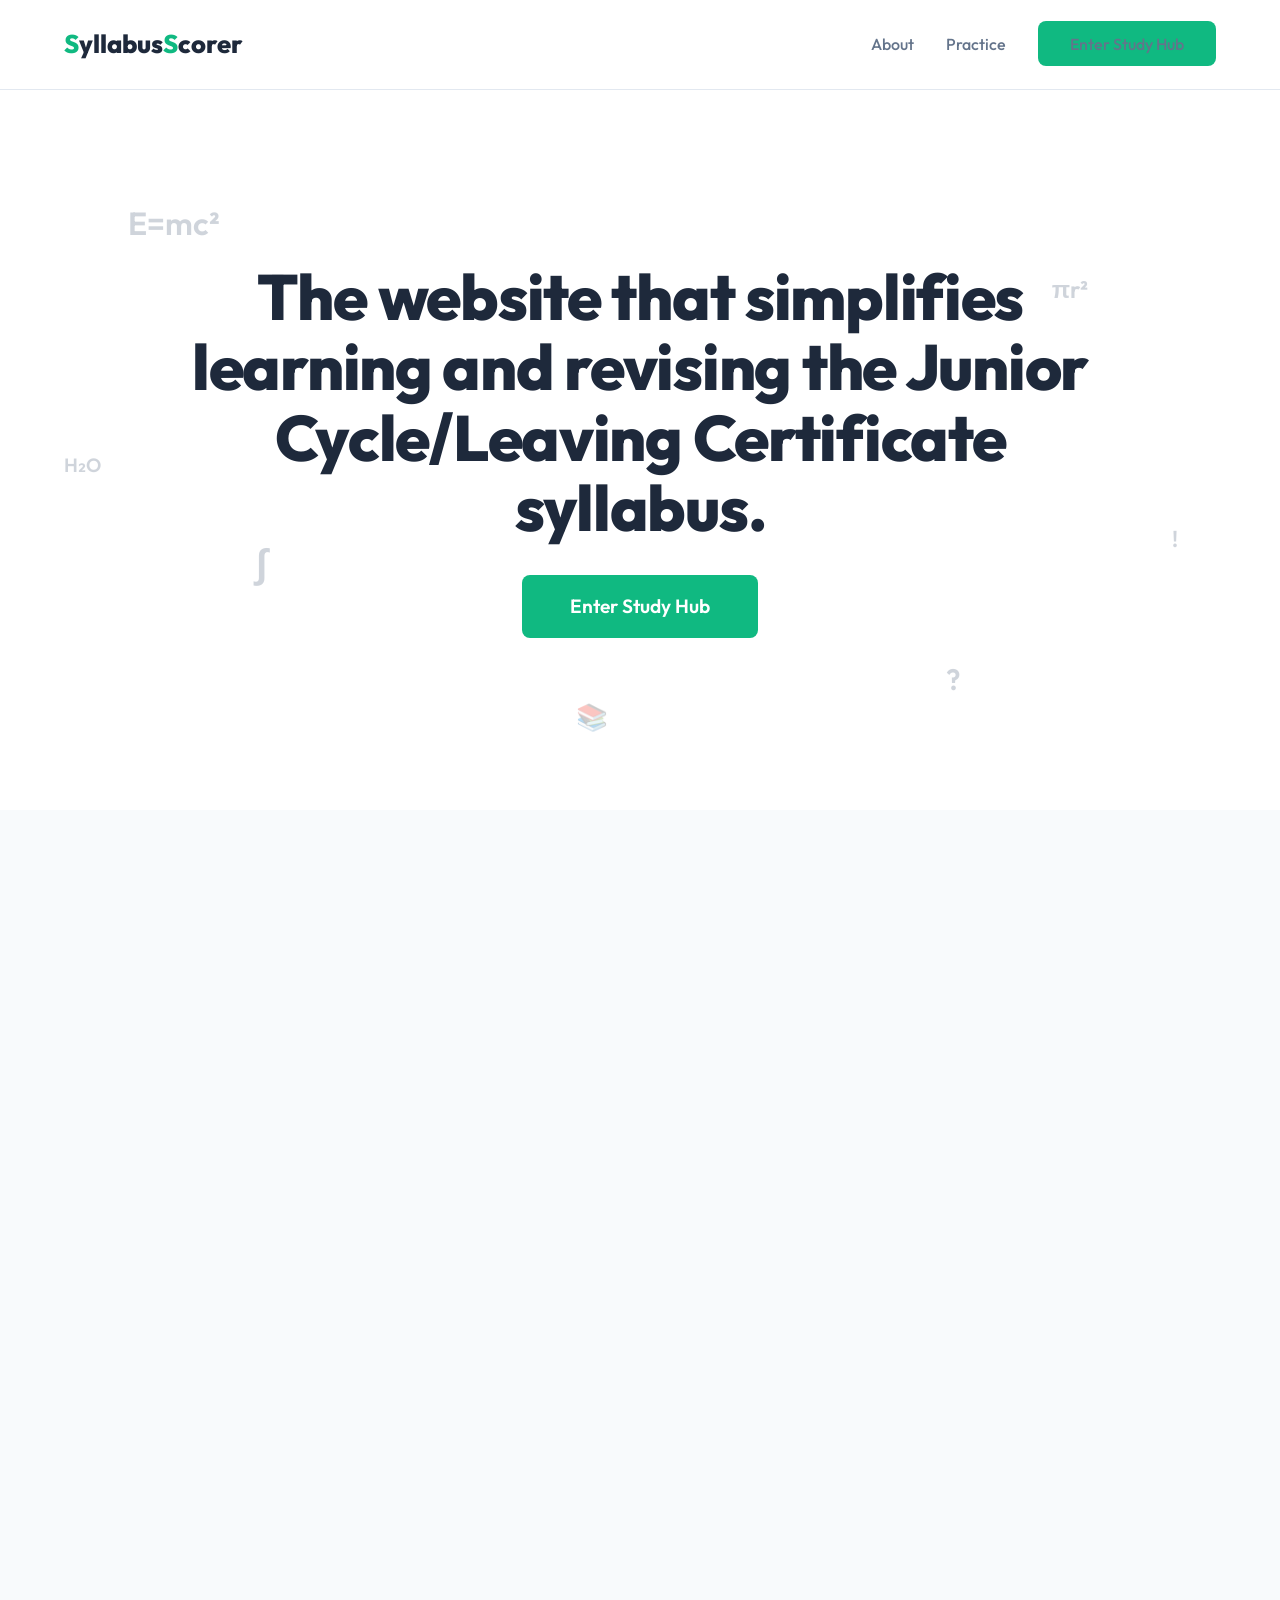
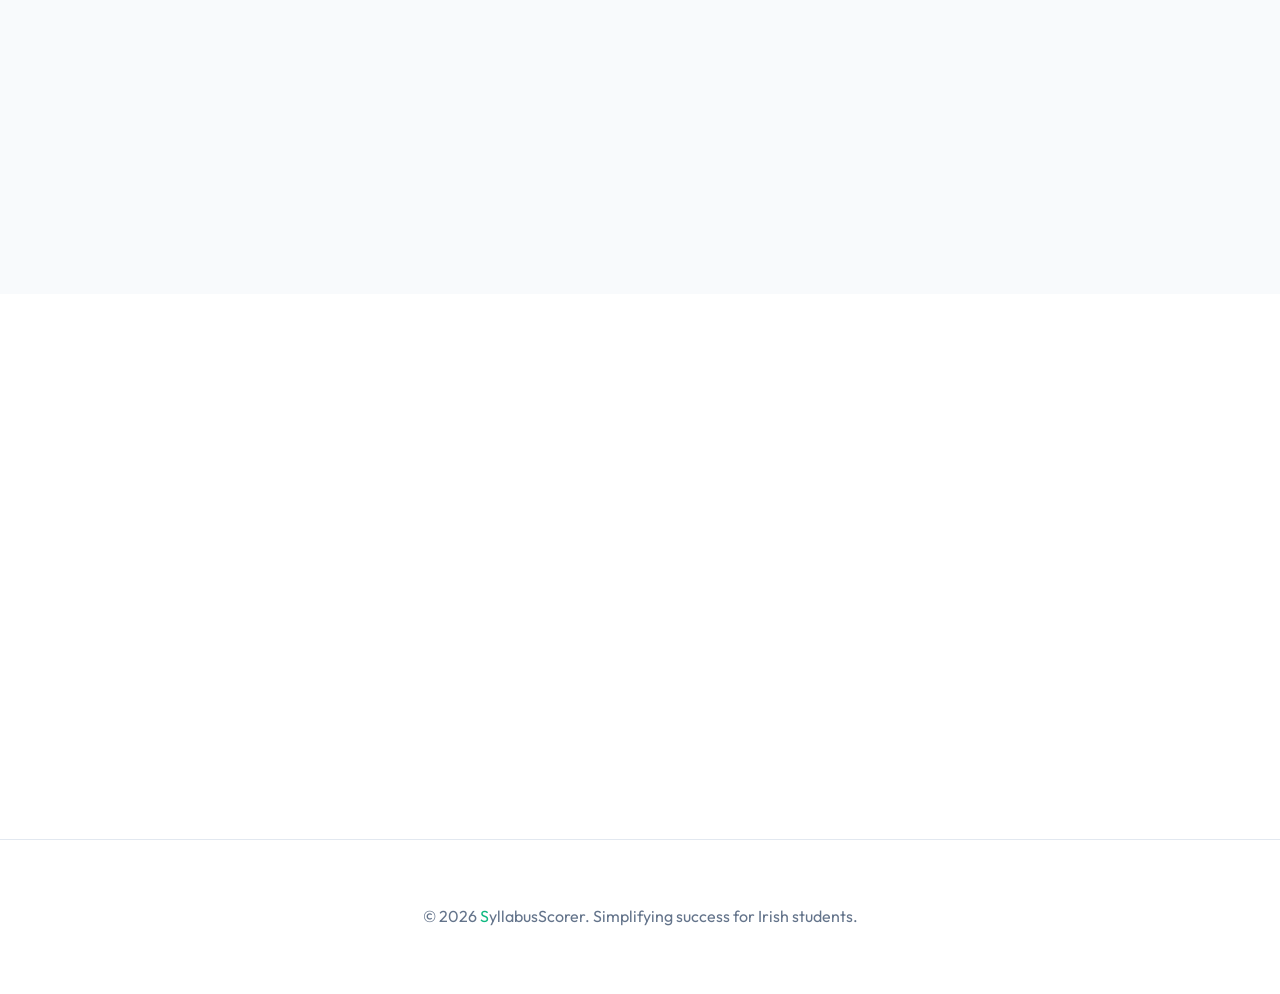
<file: index.html>
<!DOCTYPE html>
<html lang="en">
<head>
    <meta charset="UTF-8">
    <meta name="viewport" content="width=device-width, initial-scale=1.0">
    <title>SyllabusScorer | Simplify Your Studies</title>
    <meta name="description" content="SyllabusScorer simplifies learning and revising the Junior Cycle/Leaving Certificate syllabus. Modern study aids for Irish students.">
    <link rel="stylesheet" href="style.css">
</head>
<body>
    <nav>
        <a href="#" class="logo">
            <span class="green-s">S</span>yllabus<span class="green-s">S</span>corer
        </a>
        <ul class="nav-links">
            <li><a href="#about">About</a></li>
            <li><a href="#practice">Practice</a></li>
            <li><a href="dashboard.html" class="btn btn-primary">Enter Study Hub</a></li>
        </ul>
    </nav>

    <main>
        <section class="hero">
            <div class="floating-obj" style="top: 15%; left: 10%; font-size: 2rem;">E=mc²</div>
            <div class="floating-obj" style="top: 25%; right: 15%; font-size: 1.5rem;">πr²</div>
            <div class="floating-obj" style="bottom: 30%; left: 20%; font-size: 2.5rem;">∫</div>
            <div class="floating-obj" style="bottom: 15%; right: 25%; font-size: 1.8rem;">?</div>
            <div class="floating-obj" style="top: 50%; left: 5%; font-size: 1.2rem;">H₂O</div>
            <div class="floating-obj" style="top: 60%; right: 8%; font-size: 1.4rem;">!</div>
            <div class="floating-obj" style="bottom: 10%; left: 45%; font-size: 1.6rem;">📚</div>

            <h1 class="slogan roll-item">The website that simplifies learning and revising the Junior Cycle/Leaving Certificate syllabus.</h1>
            <a href="dashboard.html" class="btn btn-primary roll-item" style="padding: 1rem 3rem; font-size: 1.2rem;">Enter Study Hub</a>
        </section>

        <section id="practice" class="practice-section">
            <div class="highlight-container roll-item">
                Perfecting practising, because <br>
                <span id="highlight-text">perfect practice makes perfect</span>
            </div>

            <div class="mission-text roll-item" style="max-width: 800px; margin: 0 auto 4rem; font-size: 1.25rem; font-weight: 500; color: var(--text-dark); line-height: 1.5;">
                At SyllabusScorer, the main aim is to perfect the technique of learning and revision, whether it's for Junior Cycle Students or Leaving Certificate students.
            </div>

            <div class="subjects-grid">
                <div class="subject-example roll-item">
                    <h4 style="color: var(--accent-green); margin-bottom: 0.5rem;">Junior Cycle Science</h4>
                    <p style="font-weight: 600;">Q: What is the kinetic energy of a 2kg object moving at 3m/s?</p>
                    <p style="color: var(--text-muted); font-size: 0.9rem; margin-top: 1rem;">Answer: 9 Joules (½mv²)</p>
                </div>

                <div class="flashcard roll-item">
                    <span style="font-size: 0.8rem; text-transform: uppercase; color: var(--accent-green);">Leaving Cert Irish</span>
                    <h3 style="margin: 1rem 0;">An tSraith Pictiúr</h3>
                    <p style="font-size: 0.9rem; color: var(--text-muted);">Master your oral exam with our interactive guides.</p>
                </div>

                <div class="subject-example roll-item">
                    <h4 style="color: var(--accent-green); margin-bottom: 0.5rem;">Leaving Cert Maths</h4>
                    <p style="font-weight: 600;">Find the derivative of f(x) = 3x² + 5x - 2</p>
                    <p style="color: var(--text-muted); font-size: 0.9rem; margin-top: 1rem;">Answer: f'(x) = 6x + 5</p>
                </div>

                <div class="flashcard roll-item">
                    <span style="font-size: 0.8rem; text-transform: uppercase; color: var(--accent-green);">Junior Cycle English</span>
                    <h3 style="margin: 1rem 0;">Poetry Analysis</h3>
                    <p style="font-size: 0.9rem; color: var(--text-muted);">Quick-fire cards for literary techniques.</p>
                </div>
            </div>
        </section>

        <section class="sec-section">
            <div class="plan-content roll-item">
                <p class="resource-summary">
                    By using techniques that are successful for millions of students worldwide, SyllabusScorer makes revision motivating and accomplishing. This includes <span class="highlight-green">official SEC past papers and mark schemes</span>, <span class="highlight-green">topical past papers</span>, <span class="highlight-green">revision notes</span>, <span class="highlight-green">exam style questions</span> and <span class="highlight-green">flashcards</span>.
                </p>
                <a href="dashboard.html" class="btn btn-primary" style="margin-top: 2rem; display: inline-block;">Enter Study Hub</a>
            </div>
        </section>
    </main>

    <footer>
        <p style="color: var(--text-muted);">&copy; 2026 <span class="green-s">S</span>yllabusScorer. Simplifying success for Irish students.</p>
    </footer>

    <script src="script.js"></script>
</body>
</html>
</file>
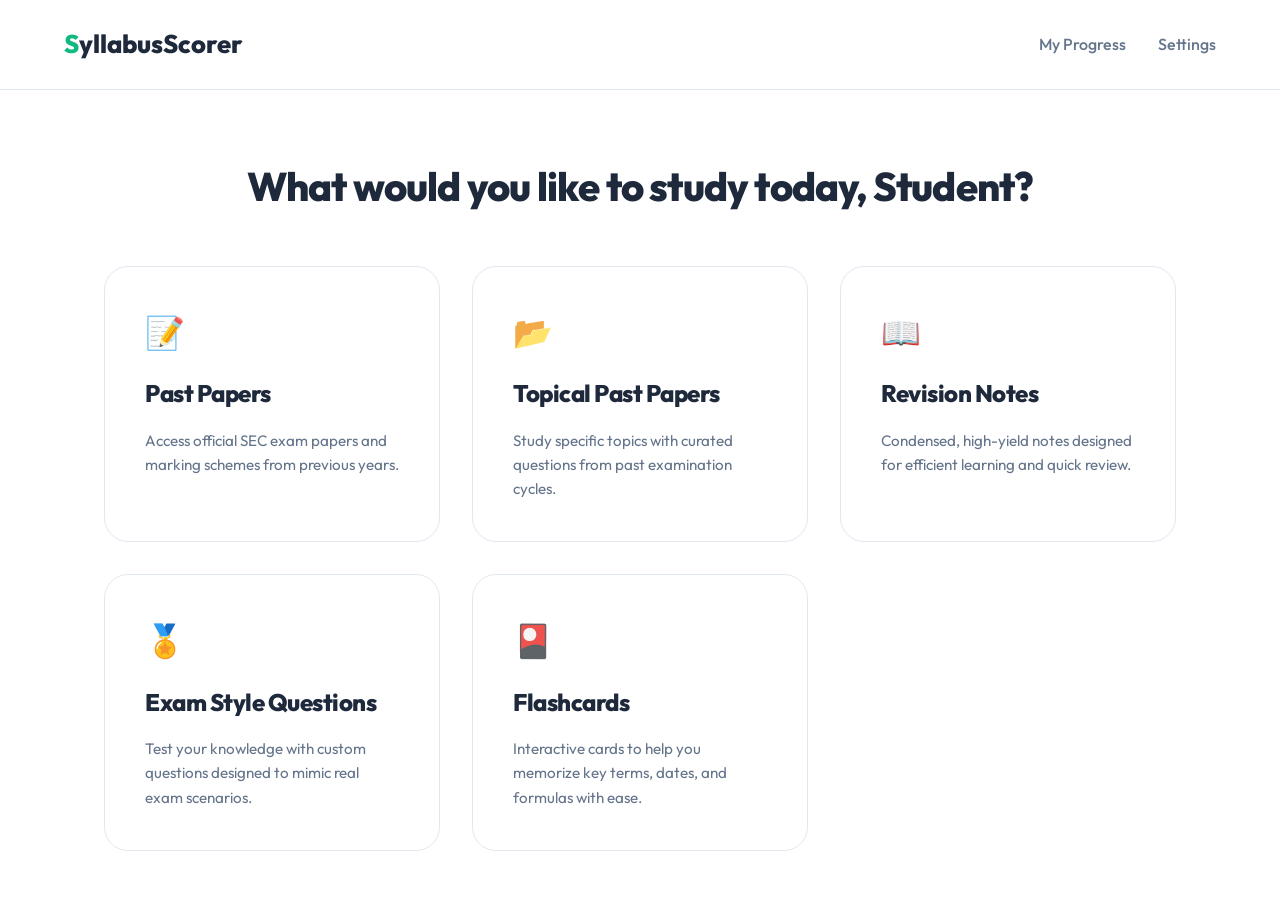
<file: dashboard.html>
<!DOCTYPE html>
<html lang="en">
<head>
    <meta charset="UTF-8">
    <meta name="viewport" content="width=device-width, initial-scale=1.0">
    <title>Dashboard | SyllabusScorer</title>
    <link rel="stylesheet" href="style.css">
</head>
<body class="bg-offwhite">
    <nav>
        <a href="index.html" class="logo">
            <span class="green-s">S</span>yllabusScorer
        </a>
        <ul class="nav-links">
            <li><a href="#">My Progress</a></li>
            <li><a href="#">Settings</a></li>
        </ul>
    </nav>

    <main class="dashboard-page">
        <h1 class="welcome-title roll-item">What would you like to study today, Student?</h1>
        
        <div class="choices-grid">
            <a href="past-papers.html" class="choice-box roll-item">
                <span style="font-size: 2rem; margin-bottom: 1rem;">📝</span>
                <h3>Past Papers</h3>
                <p>Access official SEC exam papers and marking schemes from previous years.</p>
            </a>

            <a href="topical-past-papers.html" class="choice-box roll-item">
                <span style="font-size: 2rem; margin-bottom: 1rem;">📂</span>
                <h3>Topical Past Papers</h3>
                <p>Study specific topics with curated questions from past examination cycles.</p>
            </a>

            <a href="revision-notes.html" class="choice-box roll-item">
                <span style="font-size: 2rem; margin-bottom: 1rem;">📖</span>
                <h3>Revision Notes</h3>
                <p>Condensed, high-yield notes designed for efficient learning and quick review.</p>
            </a>

            <a href="exam-questions.html" class="choice-box roll-item">
                <span style="font-size: 2rem; margin-bottom: 1rem;">🏅</span>
                <h3>Exam Style Questions</h3>
                <p>Test your knowledge with custom questions designed to mimic real exam scenarios.</p>
            </a>

            <a href="flashcards.html" class="choice-box roll-item">
                <span style="font-size: 2rem; margin-bottom: 1rem;">🎴</span>
                <h3>Flashcards</h3>
                <p>Interactive cards to help you memorize key terms, dates, and formulas with ease.</p>
            </a>
        </div>
    </main>

    <script src="script.js"></script>
</body>
</html>
</file>
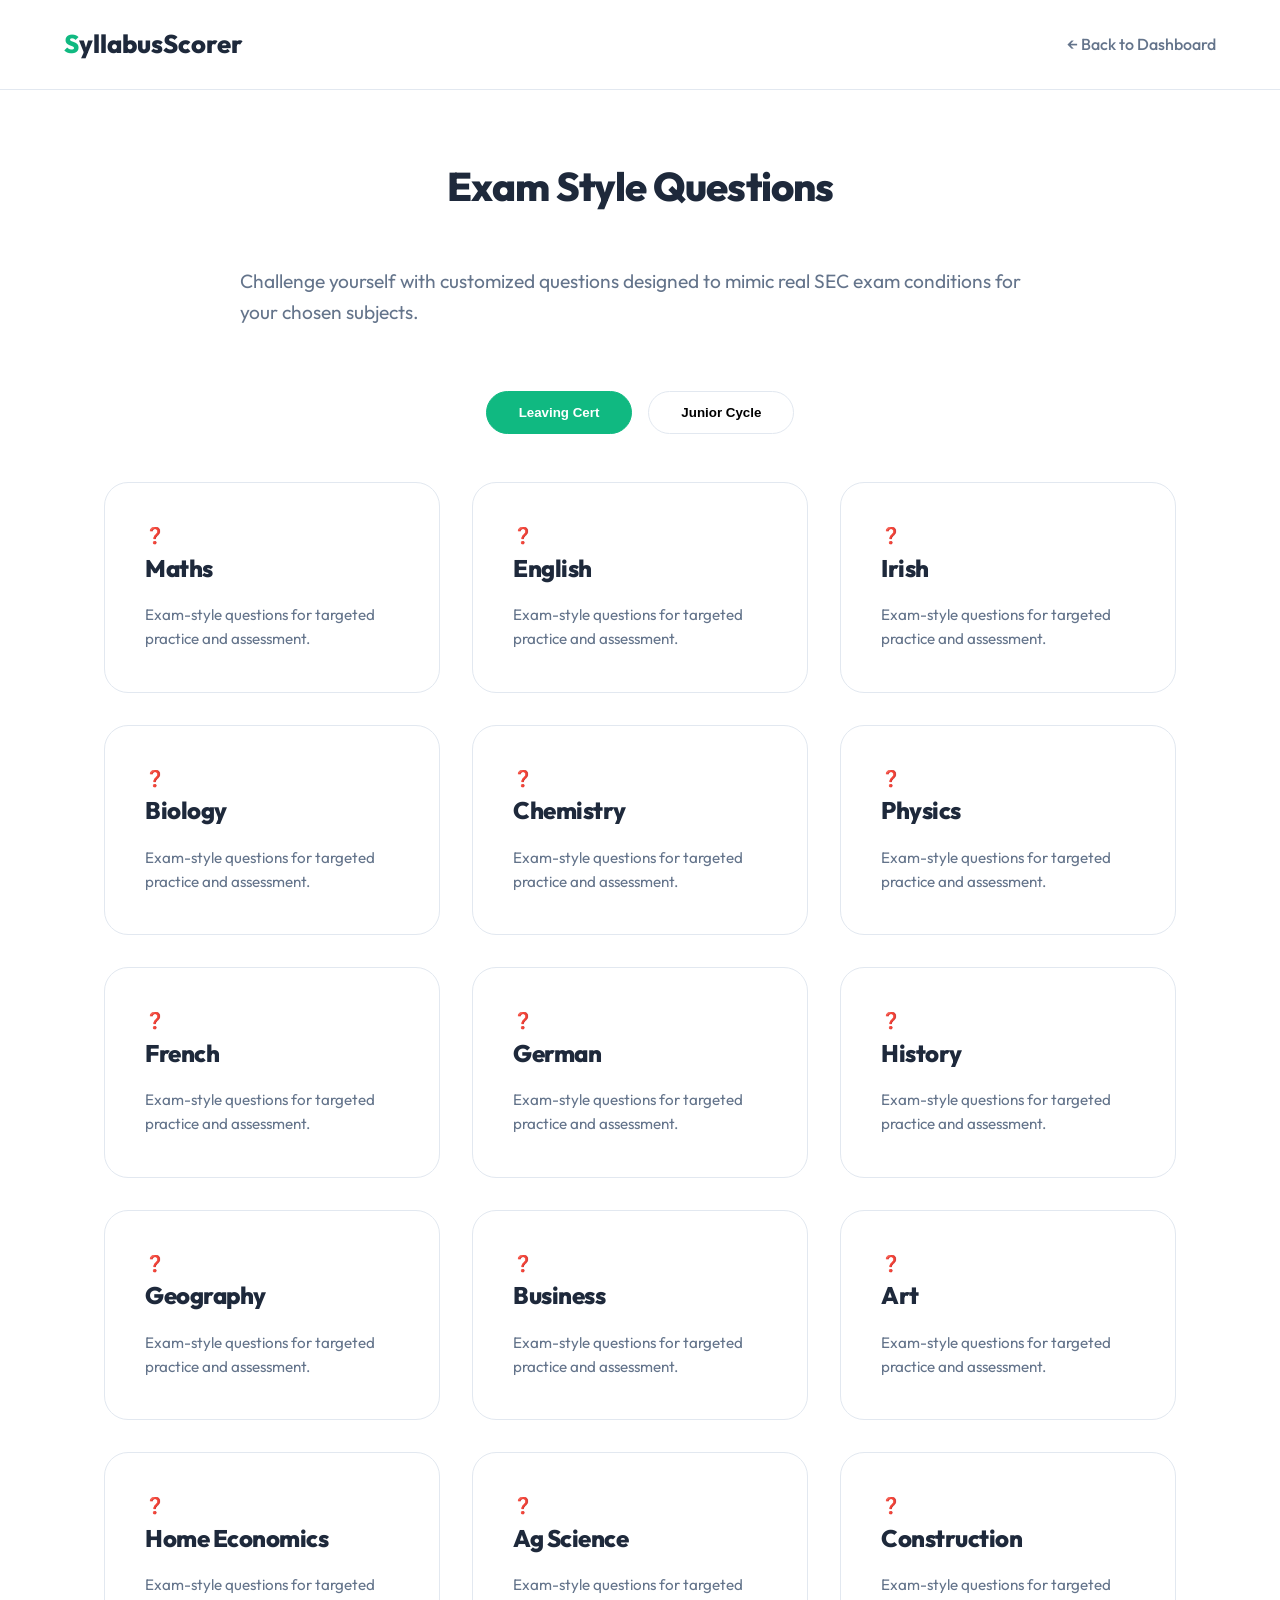
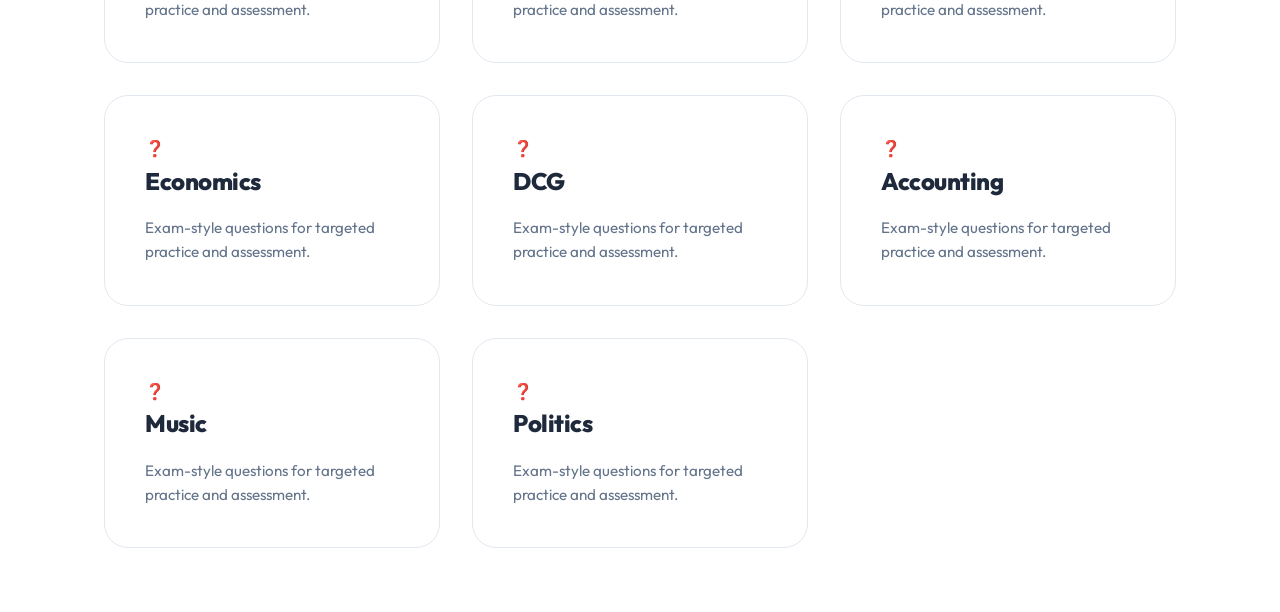
<file: exam-questions.html>
<!DOCTYPE html>
<html lang="en">
<head>
    <meta charset="UTF-8">
    <meta name="viewport" content="width=device-width, initial-scale=1.0">
    <title>Exam Style Questions | SyllabusScorer</title>
    <link rel="stylesheet" href="style.css">
</head>
<body class="bg-offwhite">
    <nav>
        <a href="dashboard.html" class="logo">
            <span class="green-s">S</span>yllabusScorer
        </a>
        <ul class="nav-links">
            <li><a href="dashboard.html">← Back to Dashboard</a></li>
        </ul>
    </nav>

    <main class="dashboard-page">
        <h1 class="welcome-title roll-item">Exam Style Questions</h1>
        <div class="study-intro roll-item">
            Challenge yourself with customized questions designed to mimic real SEC exam conditions for your chosen subjects.
        </div>
        
        <div class="tabs roll-item" style="margin-top: 2rem;">
            <button class="tab-btn active" id="lc-btn" onclick="setLevel('lc')">Leaving Cert</button>
            <button class="tab-btn" id="jc-btn" onclick="setLevel('jc')">Junior Cycle</button>
        </div>
        
        <div id="subjects-container" class="choices-grid" style="margin-top: 2rem;">
            <!-- Dynamic Questions -->
        </div>
    </main>

    <script src="script.js"></script>
    <script>
        let currentLevel = localStorage.getItem('ss_level') || 'lc';

        function setLevel(lvl) {
            currentLevel = lvl;
            localStorage.setItem('ss_level', lvl);
            document.getElementById('lc-btn').classList.toggle('active', lvl === 'lc');
            document.getElementById('jc-btn').classList.toggle('active', lvl === 'jc');
            renderSubjects();
        }

        function renderSubjects() {
            const container = document.getElementById('subjects-container');
            container.innerHTML = '';
            const subjects = currentLevel === 'lc' ? window.LC_SUBJECTS : window.JC_SUBJECTS;
            
            subjects.forEach(subj => {
                const colorVar = window.getSubjectColor(subj);
                const div = document.createElement('div');
                div.className = 'choice-box roll-item visible';
                div.style.setProperty('--subj-color', `var(${colorVar})`);
                div.innerHTML = `
                    <div class="choice-icon" style="color: var(--subj-color);">❓</div>
                    <div class="choice-content">
                        <h3>${subj}</h3>
                        <p>Exam-style questions for targeted practice and assessment.</p>
                    </div>
                `;
                container.appendChild(div);
            });
        }

        document.addEventListener('DOMContentLoaded', () => {
            setLevel(currentLevel);
        });
    </script>
</body>
</html>
</file>
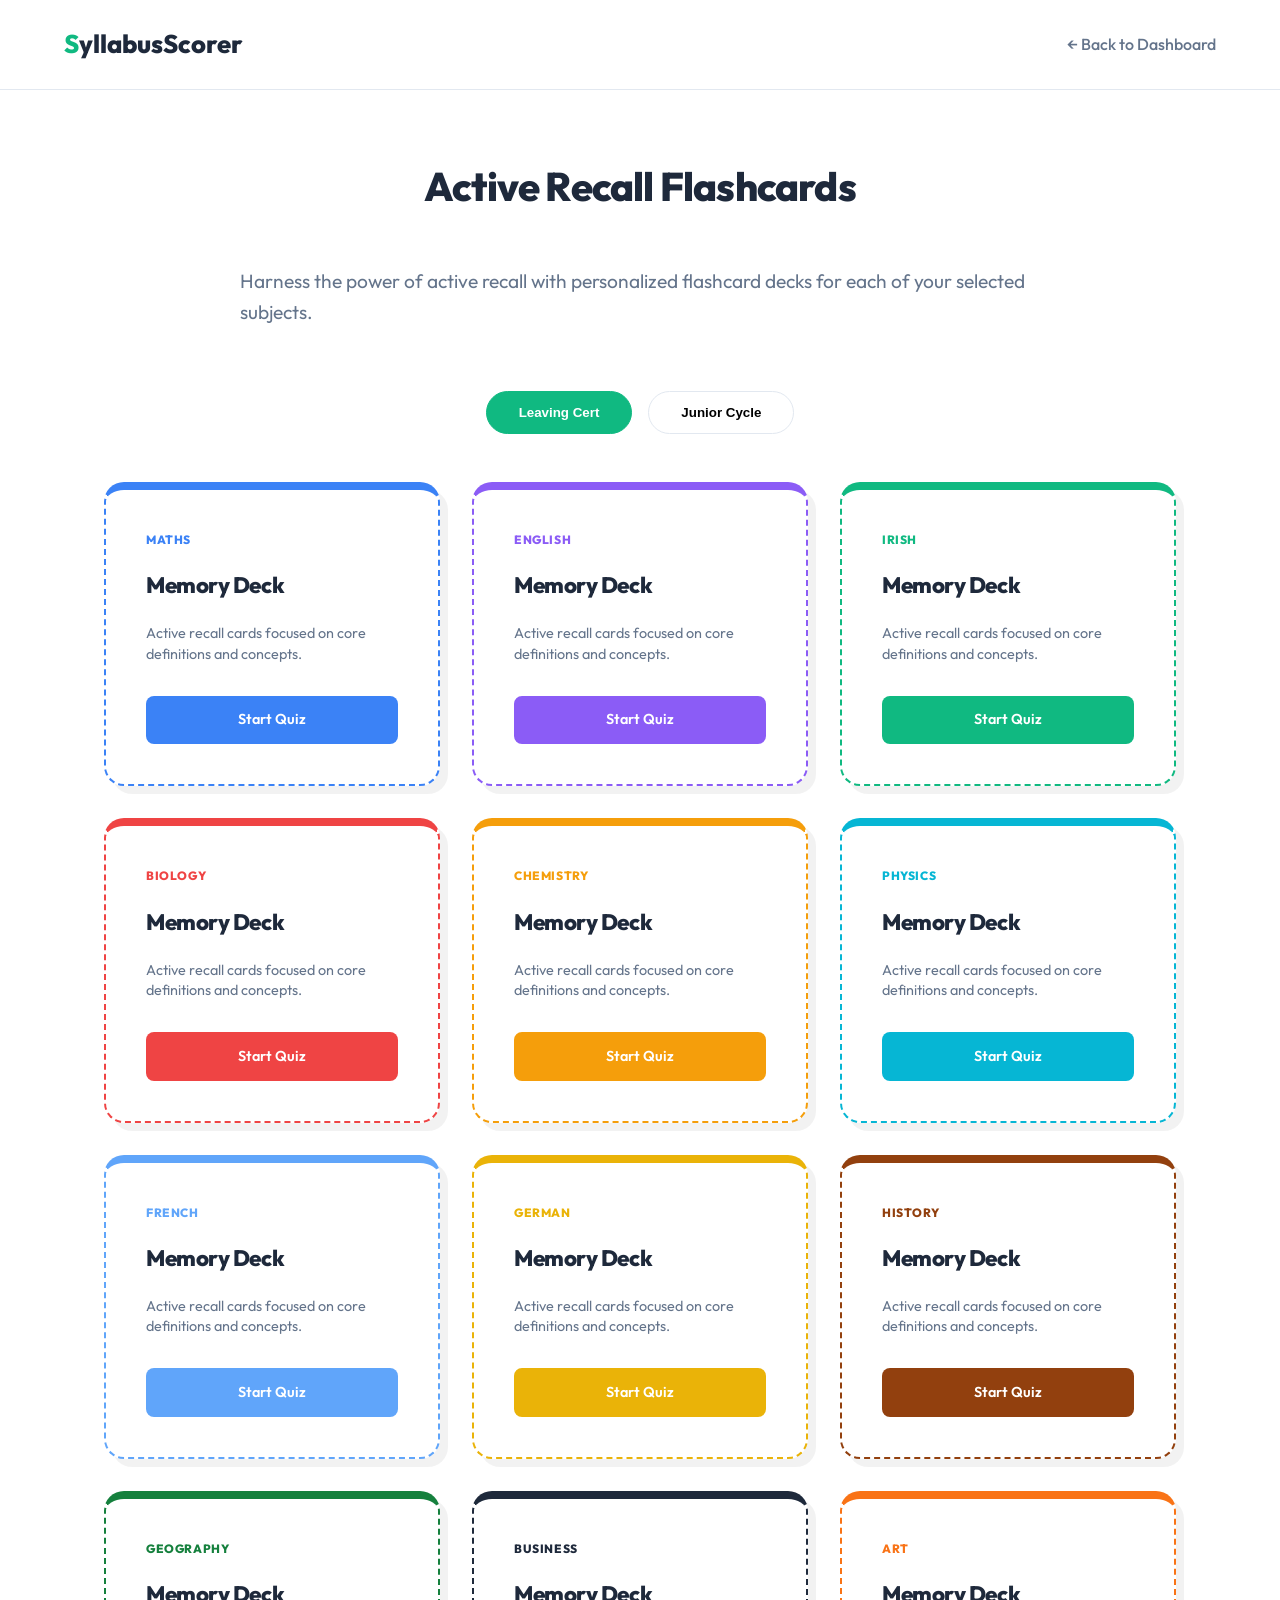
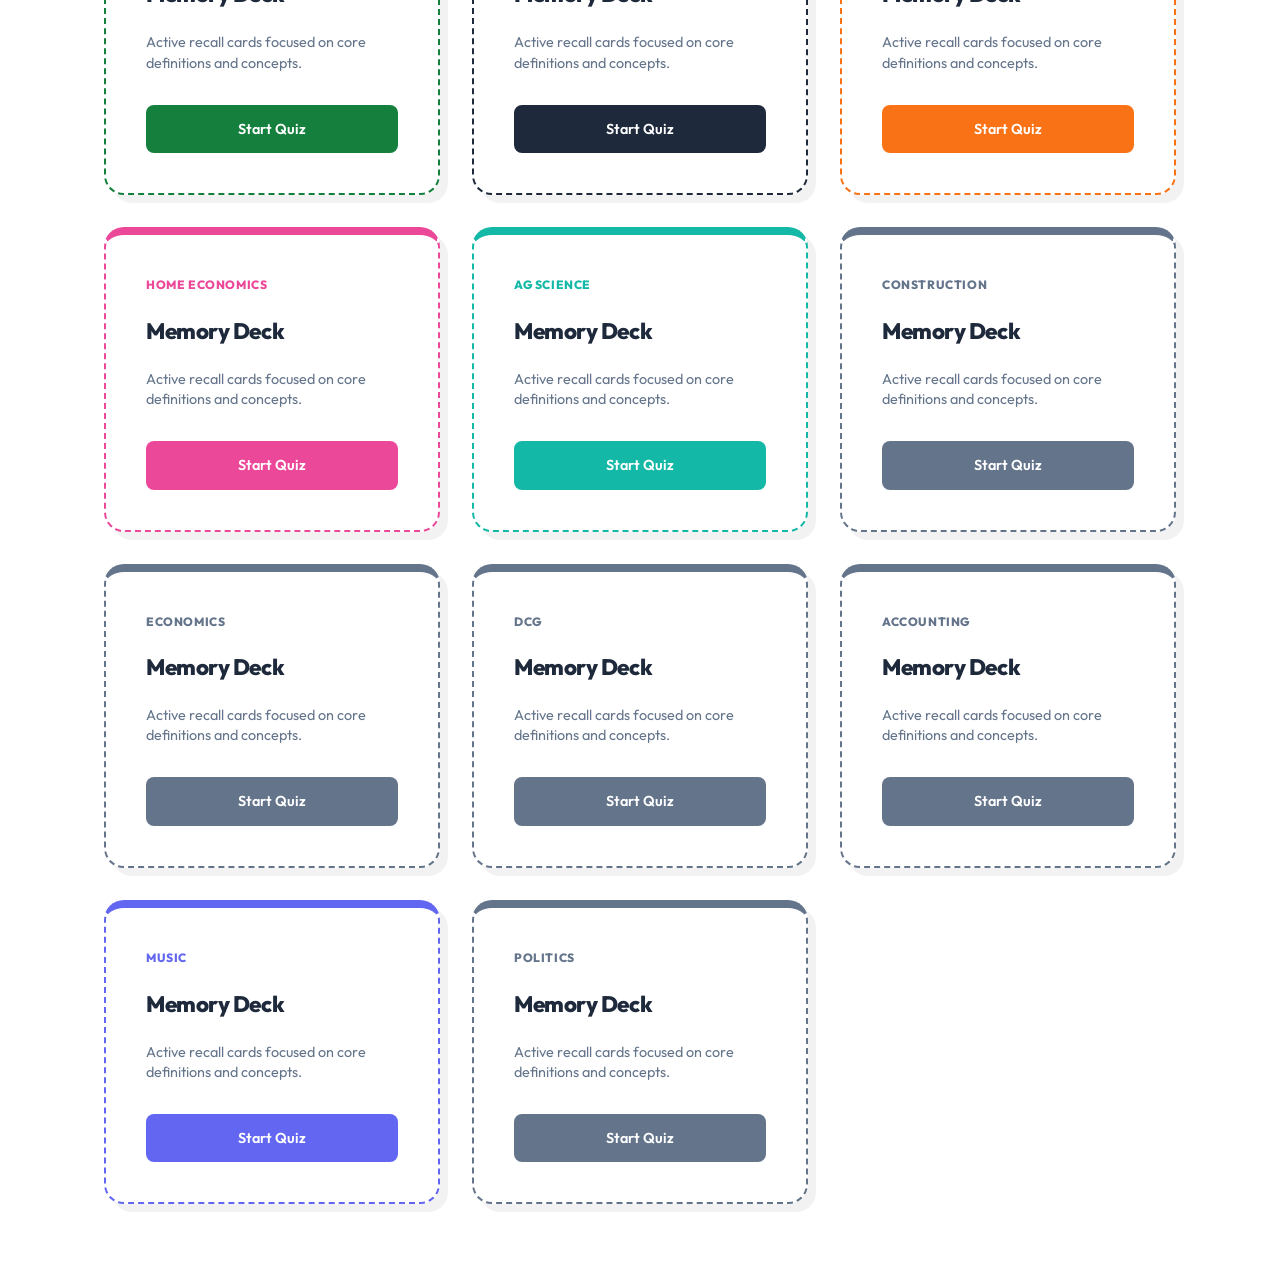
<file: flashcards.html>
<!DOCTYPE html>
<html lang="en">
<head>
    <meta charset="UTF-8">
    <meta name="viewport" content="width=device-width, initial-scale=1.0">
    <title>Flashcards | SyllabusScorer</title>
    <link rel="stylesheet" href="style.css">
</head>
<body class="bg-offwhite">
    <nav>
        <a href="dashboard.html" class="logo">
            <span class="green-s">S</span>yllabusScorer
        </a>
        <ul class="nav-links">
            <li><a href="dashboard.html">← Back to Dashboard</a></li>
        </ul>
    </nav>

    <main class="dashboard-page">
        <h1 class="welcome-title roll-item">Active Recall Flashcards</h1>
        <div class="study-intro roll-item">
            Harness the power of active recall with personalized flashcard decks for each of your selected subjects.
        </div>
        
        <div class="tabs roll-item" style="margin-top: 2rem;">
            <button class="tab-btn active" id="lc-btn" onclick="setLevel('lc')">Leaving Cert</button>
            <button class="tab-btn" id="jc-btn" onclick="setLevel('jc')">Junior Cycle</button>
        </div>
        
        <div id="subjects-container" class="choices-grid" style="margin-top: 2rem;">
            <!-- Dynamic Decks -->
        </div>
    </main>

    <script src="script.js"></script>
    <script>
        let currentLevel = localStorage.getItem('ss_level') || 'lc';

        function setLevel(lvl) {
            currentLevel = lvl;
            localStorage.setItem('ss_level', lvl);
            document.getElementById('lc-btn').classList.toggle('active', lvl === 'lc');
            document.getElementById('jc-btn').classList.toggle('active', lvl === 'jc');
            renderSubjects();
        }

        function renderSubjects() {
            const container = document.getElementById('subjects-container');
            container.innerHTML = '';
            const subjects = currentLevel === 'lc' ? window.LC_SUBJECTS : window.JC_SUBJECTS;
            
            subjects.forEach(subj => {
                const colorVar = window.getSubjectColor(subj);
                const div = document.createElement('div');
                div.className = 'flashcard roll-item visible';
                div.style.setProperty('--subj-color', `var(${colorVar})`);
                div.innerHTML = `
                    <span style="font-size: 0.75rem; font-weight: 800; text-transform: uppercase; color: var(--subj-color); letter-spacing: 0.05em;">${subj}</span>
                    <h3 style="margin: 1.2rem 0; font-size: 1.4rem;">Memory Deck</h3>
                    <p style="font-size: 0.9rem; color: var(--text-muted); line-height: 1.4;">Active recall cards focused on core definitions and concepts.</p>
                    <div style="margin-top: auto; padding-top: 2rem;">
                        <a href="#" class="btn btn-primary" style="background: var(--subj-color); border: none; display: block; text-align: center; font-size: 0.9rem;">Start Quiz</a>
                    </div>
                `;
                container.appendChild(div);
            });
        }

        document.addEventListener('DOMContentLoaded', () => {
            setLevel(currentLevel);
        });
    </script>
</body>
</html>
</file>
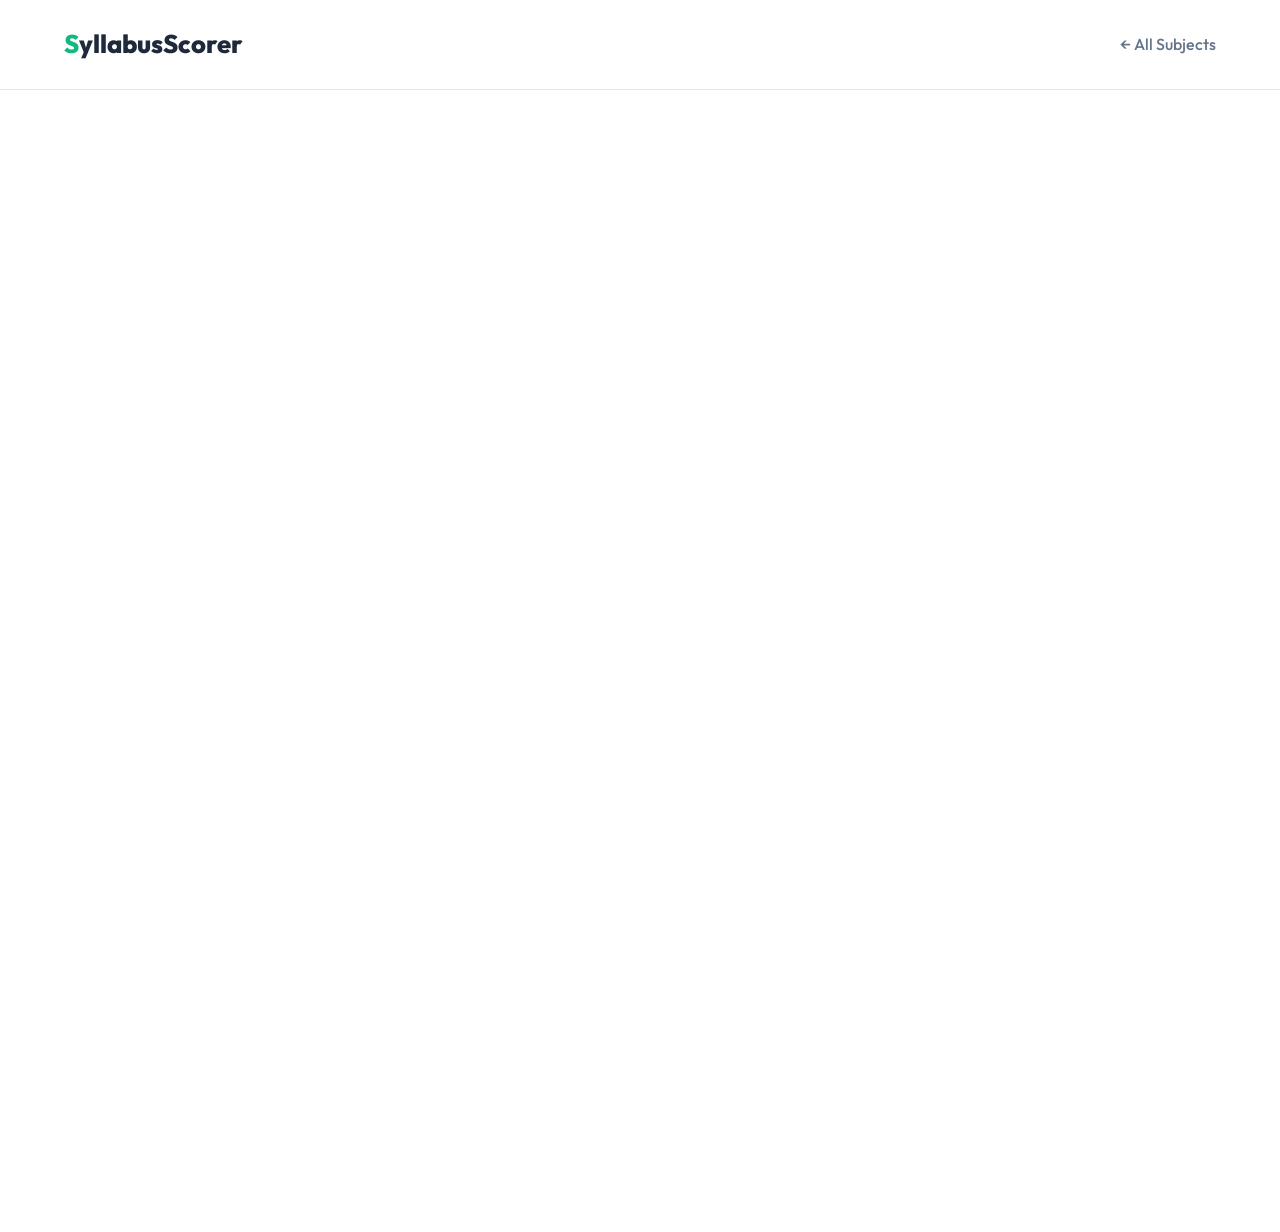
<file: irish-past-papers.html>
<!DOCTYPE html>
<html lang="en">
<head>
    <meta charset="UTF-8">
    <meta name="viewport" content="width=device-width, initial-scale=1.0">
    <title>Irish Past Papers | SyllabusScorer</title>
    <link rel="stylesheet" href="style.css">
</head>
<body class="bg-offwhite">
    <nav>
        <a href="dashboard.html" class="logo">
            <span class="green-s">S</span>yllabusScorer
        </a>
        <ul class="nav-links">
            <li><a href="past-papers.html">← All Subjects</a></li>
        </ul>
    </nav>

    <main class="dashboard-page">
        <h1 class="welcome-title roll-item">Irish Past Papers</h1>
        <div class="study-intro roll-item">
            Official Junior Cycle Irish examination papers from the State Examinations Commission.
        </div>

        <div class="papers-grid">
            <!-- 2025 -->
            <div class="year-section roll-item visible">
                <h2 class="year-title">2025</h2>
                <div class="paper-links">
                    <a href="https://www.examinations.ie/archive/exampapers/2025/JC001ALP000IV.pdf" target="_blank" class="paper-link HL">Higher Level (AL)</a>
                    <a href="https://www.examinations.ie/archive/exampapers/2025/JC001GLP000IV.pdf" target="_blank" class="paper-link OL">Ordinary Level (GL)</a>
                </div>
            </div>

            <!-- 2024 -->
            <div class="year-section roll-item visible">
                <h2 class="year-title">2024</h2>
                <div class="paper-links">
                    <a href="https://www.examinations.ie/archive/exampapers/2024/JC001ALP000IV.pdf" target="_blank" class="paper-link HL">Higher Level (AL)</a>
                    <a href="https://www.examinations.ie/archive/exampapers/2024/JC001GLP000IV.pdf" target="_blank" class="paper-link OL">Ordinary Level (GL)</a>
                </div>
            </div>

            <!-- 2023 -->
            <div class="year-section roll-item visible">
                <h2 class="year-title">2023</h2>
                <div class="paper-links">
                    <a href="https://www.examinations.ie/archive/exampapers/2023/JC001ALP000IV.pdf" target="_blank" class="paper-link HL">Higher Level (AL)</a>
                    <a href="https://www.examinations.ie/archive/exampapers/2023/JC001GLP000IV.pdf" target="_blank" class="paper-link OL">Ordinary Level (GL)</a>
                </div>
            </div>

            <!-- 2022 -->
            <div class="year-section roll-item visible">
                <h2 class="year-title">2022</h2>
                <div class="paper-links">
                    <a href="https://www.examinations.ie/archive/exampapers/2022/JC001ALP000IV.pdf" target="_blank" class="paper-link HL">Higher Level (AL)</a>
                    <a href="https://www.examinations.ie/archive/exampapers/2022/JC001GLP000IV.pdf" target="_blank" class="paper-link OL">Ordinary Level (GL)</a>
                </div>
            </div>

            <!-- 2019 -->
            <div class="year-section roll-item visible">
                <h2 class="year-title">2019</h2>
                <div class="paper-links">
                    <a href="https://www.examinations.ie/archive/exampapers/2019/JC001ALP100IV.pdf" target="_blank" class="paper-link HL">Higher Level (AL) - Paper 1</a>
                    <a href="https://www.examinations.ie/archive/exampapers/2019/JC001ALP200IV.pdf" target="_blank" class="paper-link HL">Higher Level (AL) - Paper 2</a>
                    <a href="https://www.examinations.ie/archive/exampapers/2019/JC001GLP000IV.pdf" target="_blank" class="paper-link OL">Ordinary Level (GL)</a>
                </div>
            </div>

            <!-- 2018 -->
            <div class="year-section roll-item visible">
                <h2 class="year-title">2018</h2>
                <div class="paper-links">
                    <a href="https://www.examinations.ie/archive/exampapers/2018/JC001ALP100IV.pdf" target="_blank" class="paper-link HL">Higher Level (AL) - Paper 1</a>
                    <a href="https://www.examinations.ie/archive/exampapers/2018/JC001ALP200IV.pdf" target="_blank" class="paper-link HL">Higher Level (AL) - Paper 2</a>
                    <a href="https://www.examinations.ie/archive/exampapers/2018/JC001GLP000IV.pdf" target="_blank" class="paper-link OL">Ordinary Level (GL)</a>
                    <a href="https://www.examinations.ie/archive/exampapers/2018/JC001BLP000IV.pdf" target="_blank" class="paper-link FL">Foundation Level (BL)</a>
                </div>
            </div>
        </div>
    </main>

    <script src="script.js"></script>
</body>
</html>
</file>
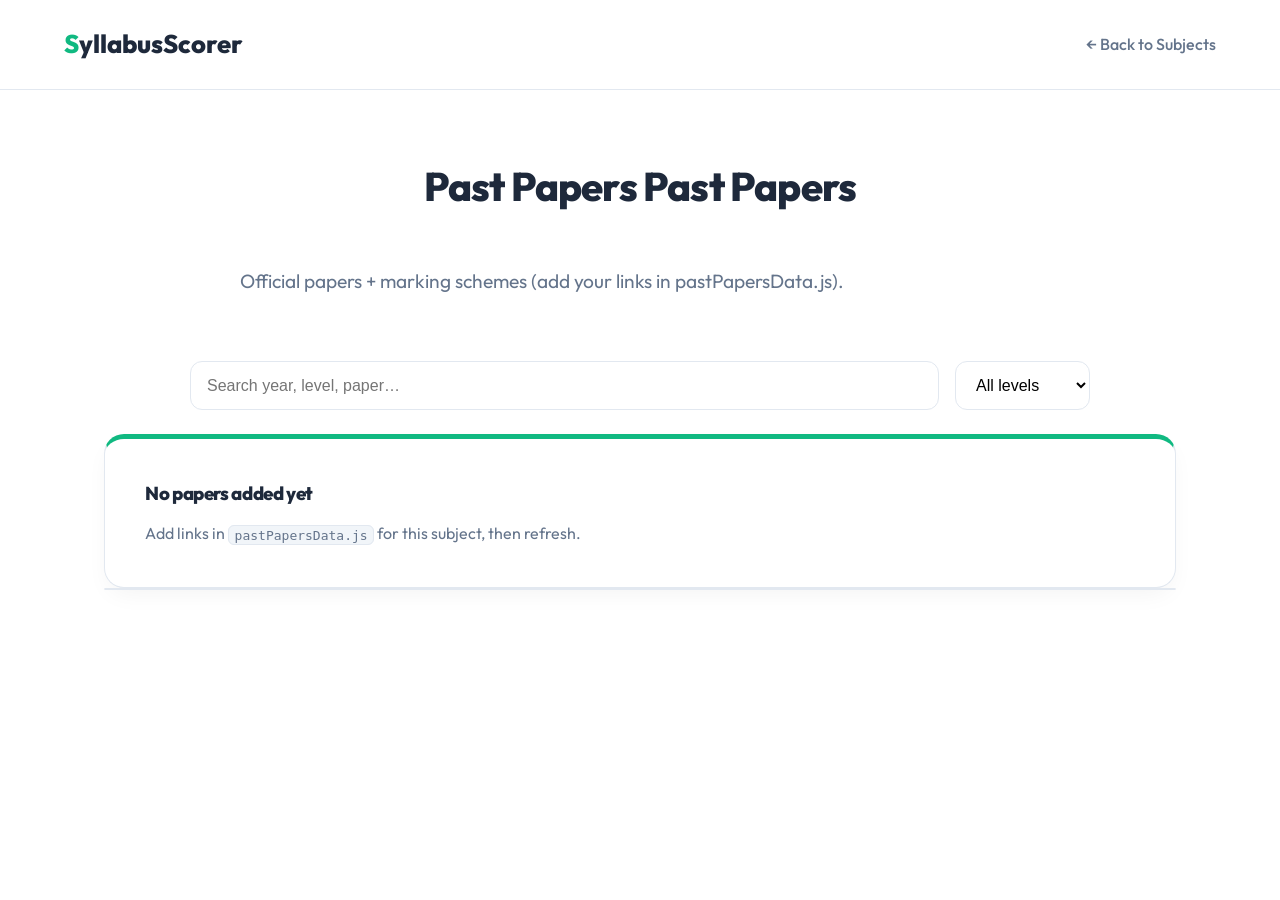
<file: past-papers-subject.html>
<!DOCTYPE html>
<html lang="en">
<head>
    <meta charset="UTF-8">
    <meta name="viewport" content="width=device-width, initial-scale=1.0">
    <title>Past Papers | SyllabusScorer</title>
    <link rel="stylesheet" href="style.css">
</head>
<body class="bg-offwhite">
    <nav>
        <a href="dashboard.html" class="logo">
            <span class="green-s">S</span>yllabusScorer
        </a>
        <ul class="nav-links">
            <li><a href="past-papers.html">← Back to Subjects</a></li>
        </ul>
    </nav>

    <main class="dashboard-page">
        <h1 class="welcome-title roll-item" id="pageTitle">Past Papers</h1>
        <div class="study-intro roll-item" id="pageSubtitle">
            Past papers and marking schemes for your selected subject.
        </div>

        <div class="papers-toolbar roll-item">
            <input id="searchInput" class="papers-search" type="search" placeholder="Search year, level, paper…" />
            <select id="levelFilter" class="papers-select">
                <option value="">All levels</option>
                <option value="Higher">Higher</option>
                <option value="Ordinary">Ordinary</option>
                <option value="Foundation">Foundation</option>
                <option value="Common">Common</option>
            </select>
        </div>

        <div id="emptyState" class="papers-empty roll-item" style="display:none;">
            <div class="subject-example" style="grid-column: 1/-1;">
                <h3 style="margin-bottom: 0.75rem;">No papers added yet</h3>
                <p style="color: var(--text-muted);">
                    Add links in <code>pastPapersData.js</code> for this subject, then refresh.
                </p>
            </div>
        </div>

        <div class="papers-table-wrap roll-item">
            <table class="papers-table" id="papersTable">
                <thead>
                    <tr>
                        <th>Year</th>
                        <th>Level</th>
                        <th>Paper</th>
                        <th>Exam Paper</th>
                        <th>Marking Scheme</th>
                        <th>Notes</th>
                    </tr>
                </thead>
                <tbody id="papersTbody"></tbody>
            </table>
        </div>
    </main>

    <script src="script.js"></script>
    <script type="module">
        import { PAST_PAPERS } from './pastPapersData.js';

        const params = new URLSearchParams(window.location.search);
        const subjectKey = (params.get('subject') || '').trim();

        const subject = PAST_PAPERS[subjectKey];
        const titleEl = document.getElementById('pageTitle');
        const subtitleEl = document.getElementById('pageSubtitle');
        const tbody = document.getElementById('papersTbody');
        const emptyState = document.getElementById('emptyState');
        const searchInput = document.getElementById('searchInput');
        const levelFilter = document.getElementById('levelFilter');

        const displayName = subject?.displayName || subjectKey || 'Past Papers';
        titleEl.textContent = `${displayName} Past Papers`;
        subtitleEl.textContent = `Official papers + marking schemes (add your links in pastPapersData.js).`;

        const items = Array.isArray(subject?.items) ? subject.items.slice() : [];

        function linkCell(url, label) {
            if (!url) return `<span style="color: var(--text-muted);">—</span>`;
            const safeUrl = String(url);
            const safeLabel = String(label);
            return `<a class="papers-link" href="${safeUrl}" target="_blank" rel="noopener noreferrer">${safeLabel}</a>`;
        }

        function normalize(s) {
            return String(s || '').toLowerCase().trim();
        }

        function render() {
            const q = normalize(searchInput.value);
            const level = levelFilter.value;

            const filtered = items
                .filter(it => !level || it.level === level)
                .filter(it => {
                    if (!q) return true;
                    const hay = [
                        it.year,
                        it.level,
                        it.paper,
                        it.notes
                    ].map(normalize).join(' ');
                    return hay.includes(q);
                })
                .sort((a, b) => (b.year || 0) - (a.year || 0));

            tbody.innerHTML = '';

            if (filtered.length === 0) {
                emptyState.style.display = 'block';
                document.getElementById('papersTable').style.display = 'none';
                return;
            }

            emptyState.style.display = 'none';
            document.getElementById('papersTable').style.display = 'table';

            for (const it of filtered) {
                const tr = document.createElement('tr');
                tr.innerHTML = `
                    <td>${it.year ?? ''}</td>
                    <td>${it.level ?? ''}</td>
                    <td>${it.paper ?? ''}</td>
                    <td>${linkCell(it.paperUrl, 'Open')}</td>
                    <td>${linkCell(it.markingSchemeUrl, 'Open')}</td>
                    <td>${it.notes ? String(it.notes) : ''}</td>
                `;
                tbody.appendChild(tr);
            }
        }

        searchInput.addEventListener('input', render);
        levelFilter.addEventListener('change', render);

        render();
    </script>
</body>
</html>
</file>
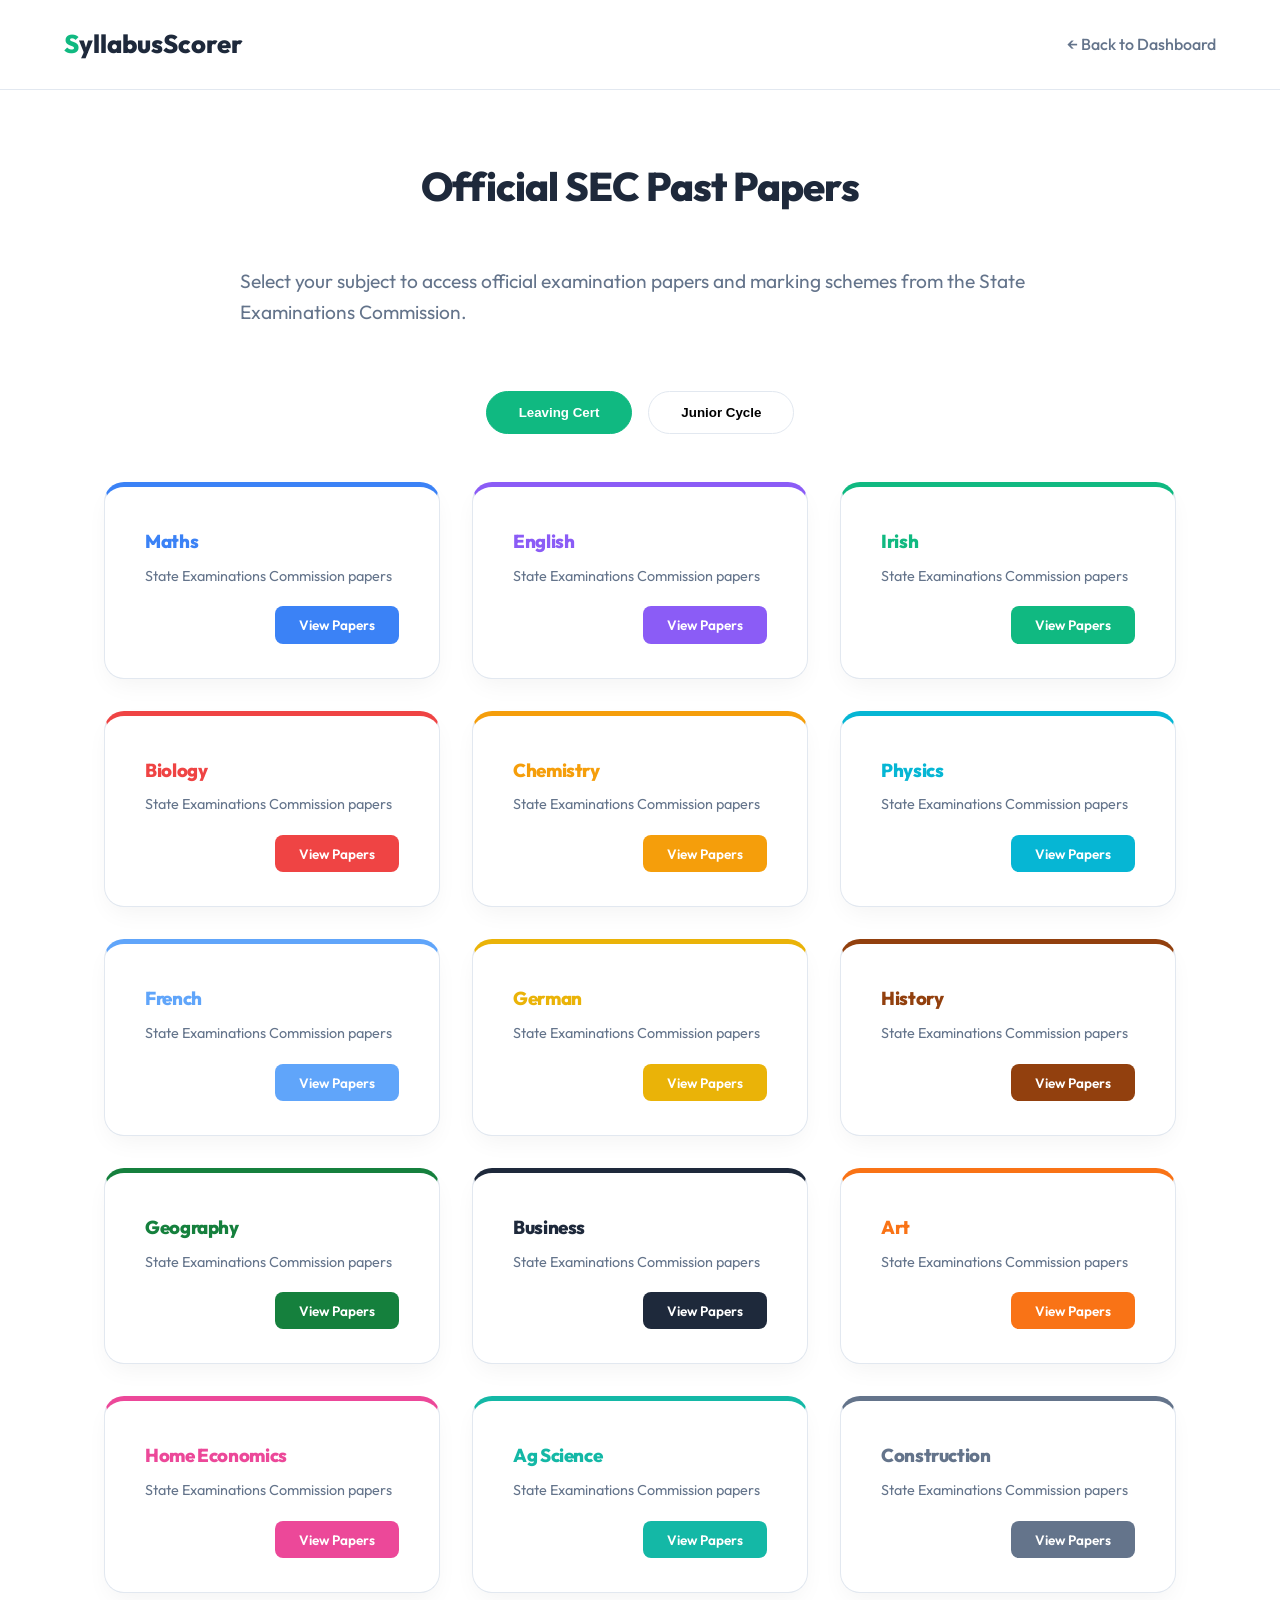
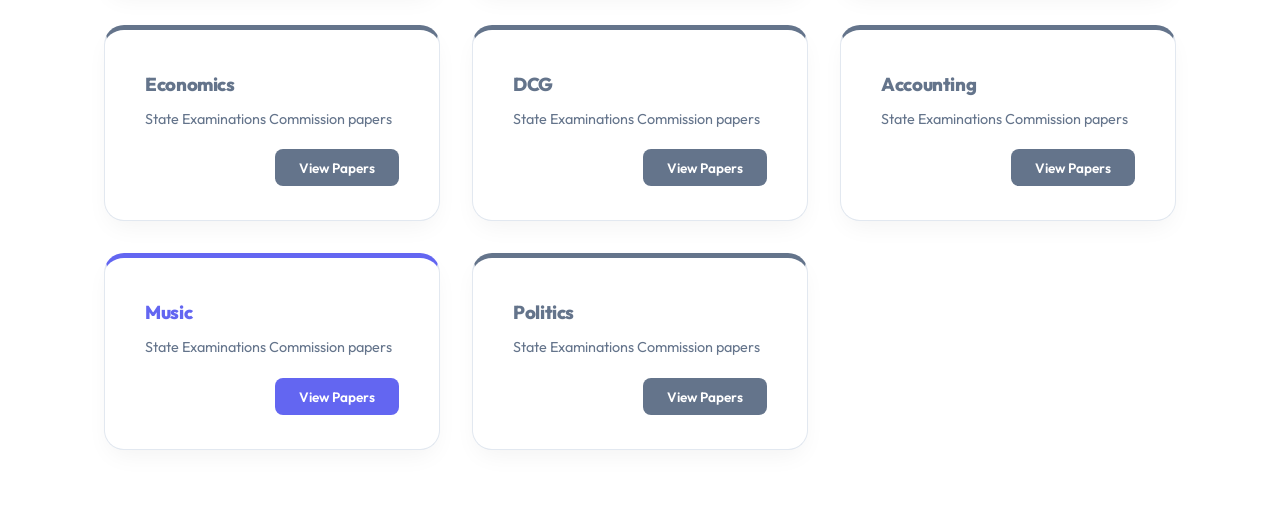
<file: past-papers.html>
<!DOCTYPE html>
<html lang="en">
<head>
    <meta charset="UTF-8">
    <meta name="viewport" content="width=device-width, initial-scale=1.0">
    <title>Past Papers | SyllabusScorer</title>
    <link rel="stylesheet" href="style.css">
</head>
<body class="bg-offwhite">
    <nav>
        <a href="dashboard.html" class="logo">
            <span class="green-s">S</span>yllabusScorer
        </a>
        <ul class="nav-links">
            <li><a href="dashboard.html">← Back to Dashboard</a></li>
        </ul>
    </nav>

    <main class="dashboard-page">
        <h1 class="welcome-title roll-item">Official SEC Past Papers</h1>
        <div class="study-intro roll-item">
            Select your subject to access official examination papers and marking schemes from the State Examinations Commission.
        </div>
        
        <div class="tabs roll-item" style="margin-top: 2rem;">
            <button class="tab-btn active" id="lc-btn" onclick="setLevel('lc')">Leaving Cert</button>
            <button class="tab-btn" id="jc-btn" onclick="setLevel('jc')">Junior Cycle</button>
        </div>
        
        <div id="subjects-container" class="choices-grid" style="margin-top: 2rem;">
            <!-- Dynamic Subjects -->
        </div>
    </main>

    <script src="script.js"></script>
    <script>
        let currentLevel = localStorage.getItem('ss_level') || 'lc';

        function setLevel(lvl) {
            currentLevel = lvl;
            localStorage.setItem('ss_level', lvl);
            
            // Update tabs
            document.getElementById('lc-btn').classList.toggle('active', lvl === 'lc');
            document.getElementById('jc-btn').classList.toggle('active', lvl === 'jc');
            
            renderSubjects();
        }

        function renderSubjects() {
            const container = document.getElementById('subjects-container');
            container.innerHTML = '';
            
            const subjects = currentLevel === 'lc' ? window.LC_SUBJECTS : window.JC_SUBJECTS;
            
            subjects.forEach(subj => {
                const colorVar = window.getSubjectColor(subj);
                const isIrish = subj.toLowerCase().includes('irish');
                const subjectKey = window.toSubjectKey(subj);
                const link = isIrish ? 'irish-past-papers.html' : `past-papers-subject.html?subject=${encodeURIComponent(subjectKey)}`;
                
                const div = document.createElement('div');
                div.className = 'subject-example roll-item visible';
                div.style.setProperty('--subj-color', `var(${colorVar})`);
                div.innerHTML = `
                    <div>
                        <h3 style="color: var(--subj-color); margin-bottom: 0.5rem;">${subj}</h3>
                        <p style="color: var(--text-muted); font-size: 0.9rem;">State Examinations Commission papers</p>
                    </div>
                    <div style="margin-top: 1.5rem; text-align: right;">
                        <a href="${link}" class="btn btn-primary" style="background: var(--subj-color); border: none; font-size: 0.85rem; padding: 0.6rem 1.5rem;">View Papers</a>
                    </div>
                `;
                container.appendChild(div);
            });
        }

        document.addEventListener('DOMContentLoaded', () => {
            setLevel(currentLevel);
        });
    </script>
</body>
</html>
</file>
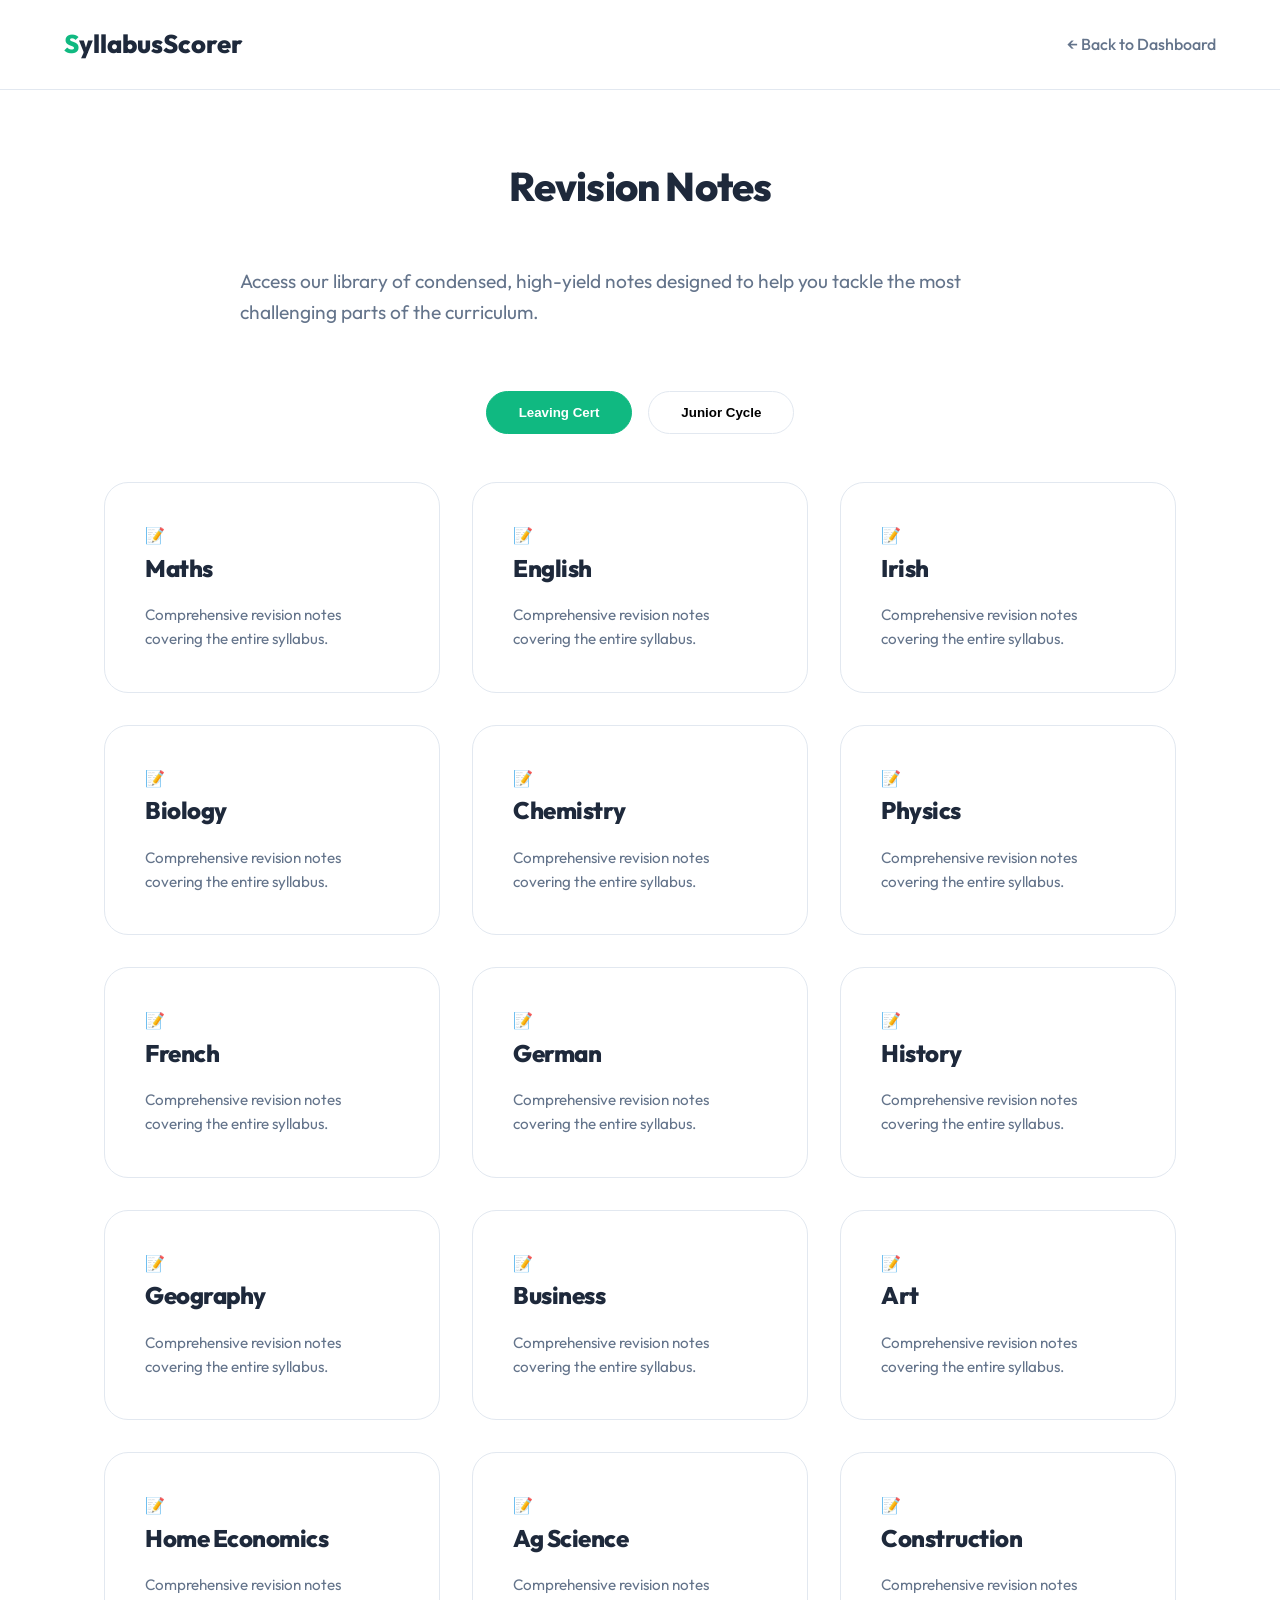
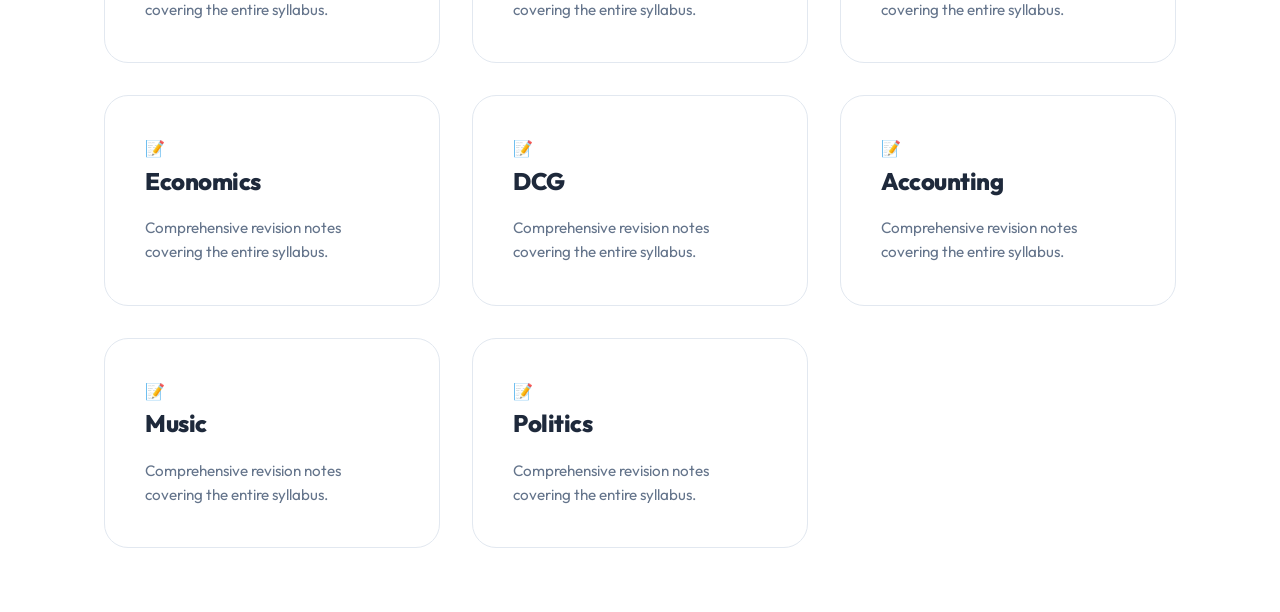
<file: revision-notes.html>
<!DOCTYPE html>
<html lang="en">
<head>
    <meta charset="UTF-8">
    <meta name="viewport" content="width=device-width, initial-scale=1.0">
    <title>Revision Notes | SyllabusScorer</title>
    <link rel="stylesheet" href="style.css">
</head>
<body class="bg-offwhite">
    <nav>
        <a href="dashboard.html" class="logo">
            <span class="green-s">S</span>yllabusScorer
        </a>
        <ul class="nav-links">
            <li><a href="dashboard.html">← Back to Dashboard</a></li>
        </ul>
    </nav>

    <main class="dashboard-page">
        <h1 class="welcome-title roll-item">Revision Notes</h1>
        <div class="study-intro roll-item">
            Access our library of condensed, high-yield notes designed to help you tackle the most challenging parts of the curriculum.
        </div>
        
        <div class="tabs roll-item" style="margin-top: 2rem;">
            <button class="tab-btn active" id="lc-btn" onclick="setLevel('lc')">Leaving Cert</button>
            <button class="tab-btn" id="jc-btn" onclick="setLevel('jc')">Junior Cycle</button>
        </div>
        
        <div id="subjects-container" class="choices-grid" style="margin-top: 2rem;">
            <!-- Dynamic Notes -->
        </div>
    </main>

    <script src="script.js"></script>
    <script>
        let currentLevel = localStorage.getItem('ss_level') || 'lc';

        function setLevel(lvl) {
            currentLevel = lvl;
            localStorage.setItem('ss_level', lvl);
            document.getElementById('lc-btn').classList.toggle('active', lvl === 'lc');
            document.getElementById('jc-btn').classList.toggle('active', lvl === 'jc');
            renderSubjects();
        }

        function renderSubjects() {
            const container = document.getElementById('subjects-container');
            container.innerHTML = '';
            const subjects = currentLevel === 'lc' ? window.LC_SUBJECTS : window.JC_SUBJECTS;
            
            subjects.forEach(subj => {
                const colorVar = getSubjectColor(subj);
                const div = document.createElement('div');
                div.className = 'choice-box roll-item visible';
                div.style.setProperty('--subj-color', `var(${colorVar})`);
                div.innerHTML = `
                    <div class="choice-icon" style="color: var(--subj-color);">📝</div>
                    <div class="choice-content">
                        <h3>${subj}</h3>
                        <p>Comprehensive revision notes covering the entire syllabus.</p>
                    </div>
                `;
                container.appendChild(div);
            });
        }

        document.addEventListener('DOMContentLoaded', () => {
            setLevel(currentLevel);
        });

        function getSubjectColor(subject) {
            const s = subject.toLowerCase();
            if (s.includes('maths')) return '--subj-maths';
            if (s.includes('english')) return '--subj-english';
            if (s.includes('irish')) return '--subj-irish';
            if (s.includes('biology')) return '--subj-biology';
            if (s.includes('chemistry')) return '--subj-chemistry';
            if (s.includes('physics')) return '--subj-physics';
            if (s.includes('science')) return '--subj-science';
            if (s.includes('history')) return '--subj-history';
            if (s.includes('geography')) return '--subj-geography';
            if (s.includes('business')) return '--subj-business';
            if (s.includes('french')) return '--subj-french';
            if (s.includes('german')) return '--subj-german';
            if (s.includes('religion')) return '--subj-religion';
            if (s.includes('spanish')) return '--subj-spanish';
            if (s.includes('home ec')) return '--subj-homeec';
            if (s.includes('art')) return '--subj-art';
            if (s.includes('music')) return '--subj-music';
            return '--subj-default';
        }
    </script>
</body>
</html>
</file>
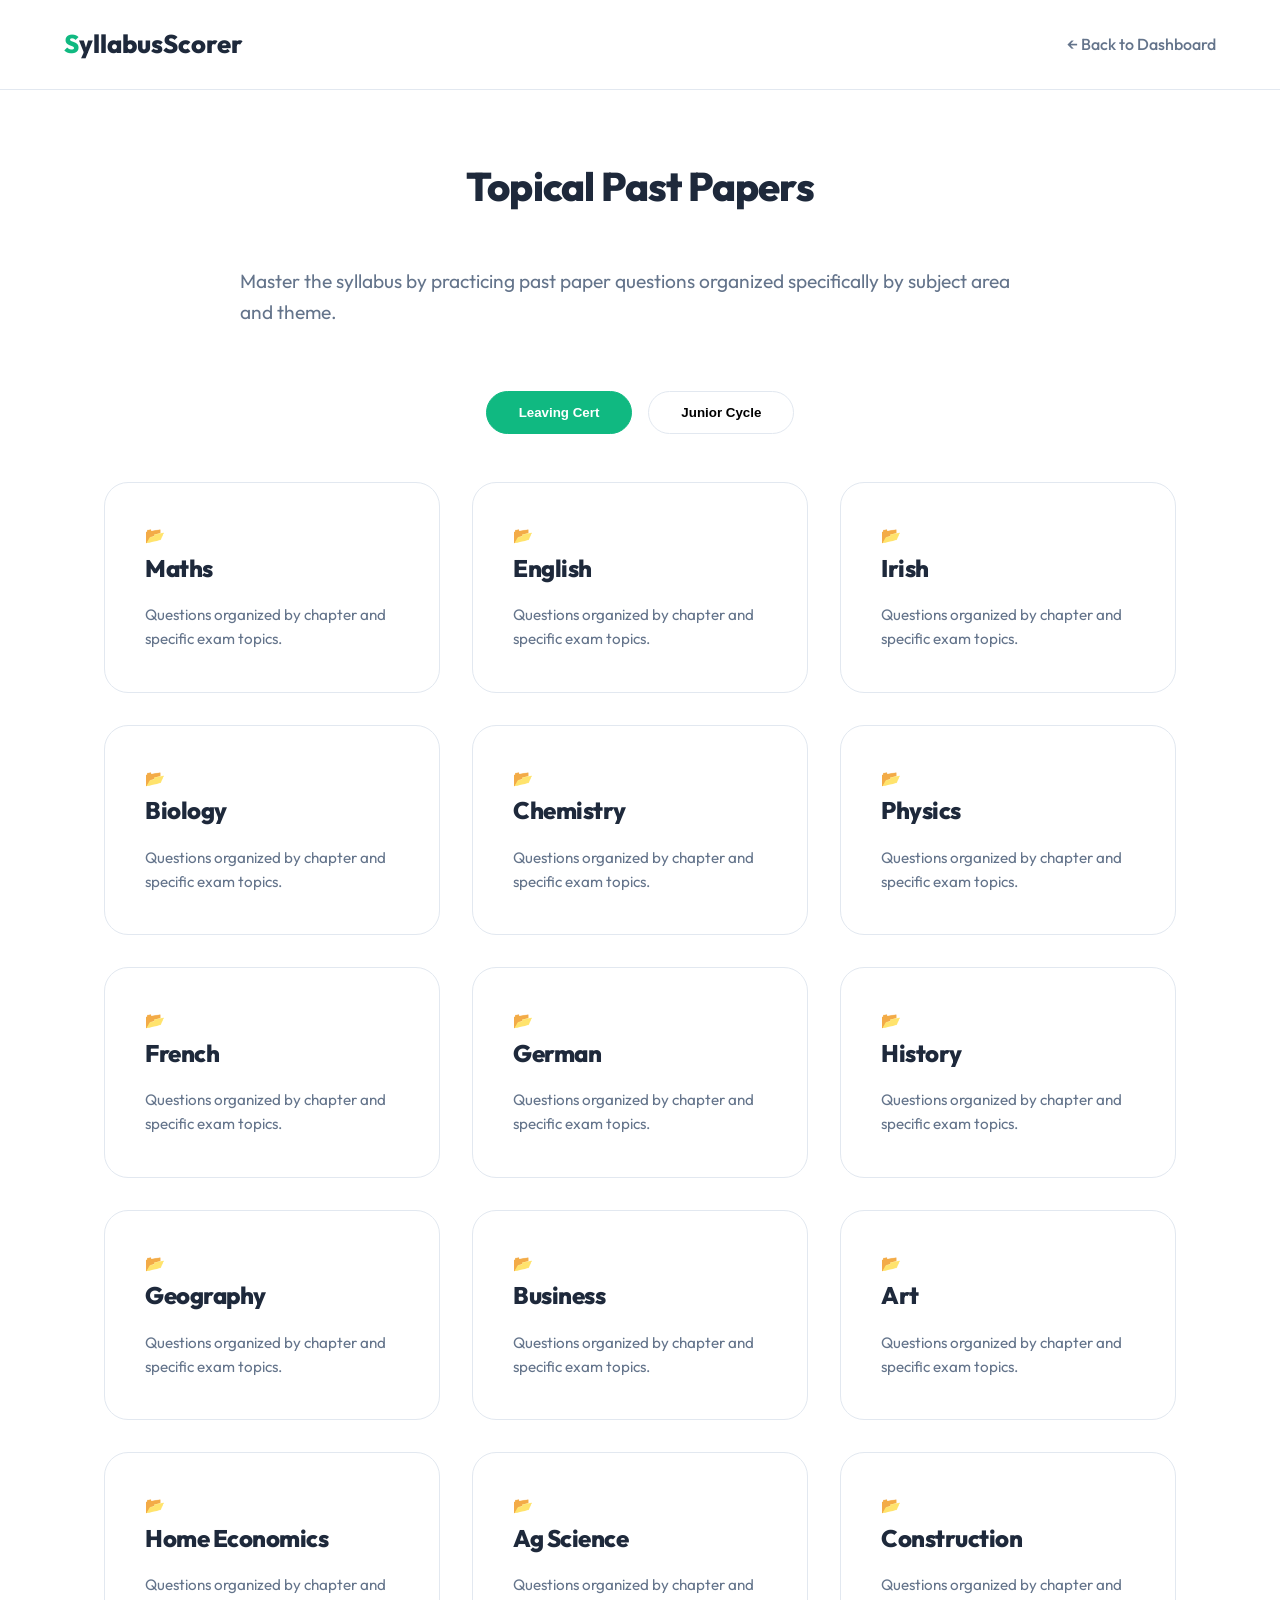
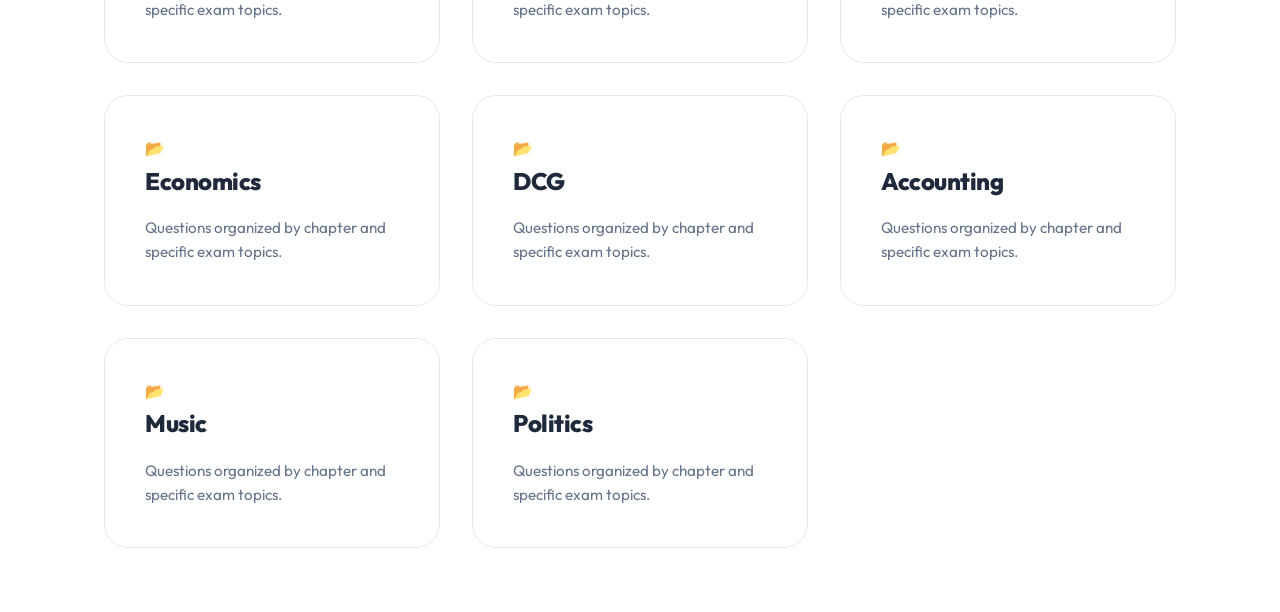
<file: topical-past-papers.html>
<!DOCTYPE html>
<html lang="en">
<head>
    <meta charset="UTF-8">
    <meta name="viewport" content="width=device-width, initial-scale=1.0">
    <title>Topical Past Papers | SyllabusScorer</title>
    <link rel="stylesheet" href="style.css">
</head>
<body class="bg-offwhite">
    <nav>
        <a href="dashboard.html" class="logo">
            <span class="green-s">S</span>yllabusScorer
        </a>
        <ul class="nav-links">
            <li><a href="dashboard.html">← Back to Dashboard</a></li>
        </ul>
    </nav>

    <main class="dashboard-page">
        <h1 class="welcome-title roll-item">Topical Past Papers</h1>
        <div class="study-intro roll-item">
            Master the syllabus by practicing past paper questions organized specifically by subject area and theme.
        </div>
        
        <div class="tabs roll-item" style="margin-top: 2rem;">
            <button class="tab-btn active" id="lc-btn" onclick="setLevel('lc')">Leaving Cert</button>
            <button class="tab-btn" id="jc-btn" onclick="setLevel('jc')">Junior Cycle</button>
        </div>
        
        <div id="subjects-container" class="choices-grid" style="margin-top: 2rem;">
            <!-- Dynamic Topics -->
        </div>
    </main>

    <script src="script.js"></script>
    <script>
        let currentLevel = localStorage.getItem('ss_level') || 'lc';

        function setLevel(lvl) {
            currentLevel = lvl;
            localStorage.setItem('ss_level', lvl);
            document.getElementById('lc-btn').classList.toggle('active', lvl === 'lc');
            document.getElementById('jc-btn').classList.toggle('active', lvl === 'jc');
            renderSubjects();
        }

        function renderSubjects() {
            const container = document.getElementById('subjects-container');
            container.innerHTML = '';
            const subjects = currentLevel === 'lc' ? window.LC_SUBJECTS : window.JC_SUBJECTS;
            
            subjects.forEach(subj => {
                const colorVar = window.getSubjectColor(subj);
                const div = document.createElement('div');
                div.className = 'choice-box roll-item visible';
                div.style.setProperty('--subj-color', `var(${colorVar})`);
                div.innerHTML = `
                    <div class="choice-icon" style="color: var(--subj-color);">📂</div>
                    <div class="choice-content">
                        <h3>${subj}</h3>
                        <p>Questions organized by chapter and specific exam topics.</p>
                    </div>
                `;
                container.appendChild(div);
            });
        }

        document.addEventListener('DOMContentLoaded', () => {
            setLevel(currentLevel);
        });

        function getSubjectColor(subject) {
            const s = subject.toLowerCase();
            if (s.includes('maths')) return '--subj-maths';
            if (s.includes('english')) return '--subj-english';
            if (s.includes('irish')) return '--subj-irish';
            if (s.includes('biology')) return '--subj-biology';
            if (s.includes('chemistry')) return '--subj-chemistry';
            if (s.includes('physics')) return '--subj-physics';
            if (s.includes('science')) return '--subj-science';
            if (s.includes('history')) return '--subj-history';
            if (s.includes('geography')) return '--subj-geography';
            if (s.includes('business')) return '--subj-business';
            if (s.includes('french')) return '--subj-french';
            if (s.includes('german')) return '--subj-german';
            if (s.includes('religion')) return '--subj-religion';
            if (s.includes('spanish')) return '--subj-spanish';
            if (s.includes('home ec')) return '--subj-homeec';
            if (s.includes('art')) return '--subj-art';
            if (s.includes('music')) return '--subj-music';
            return '--subj-default';
        }
    </script>
</body>
</html>
</file>
<file: style.css>
@import url('https://fonts.googleapis.com/css2?family=Outfit:wght@300;400;600;800&display=swap');

:root {
    --bg-light: #FFFFFF;
    --bg-offwhite: #F8FAFC;
    --accent-green: #10B981;
    --accent-blue: #3B82F6;
    --text-dark: #1E293B;
    --text-muted: #64748B;
    --border-light: #E2E8F0;
    --transition: all 0.6s cubic-bezier(0.23, 1, 0.32, 1);
    
    /* Subject Colors */
    --subj-maths: #3B82F6;
    --subj-english: #8B5CF6;
    --subj-irish: #10B981;
    --subj-biology: #EF4444;
    --subj-chemistry: #F59E0B;
    --subj-physics: #06B6D4;
    --subj-science: #14B8A6;
    --subj-history: #92400E;
    --subj-geography: #15803D;
    --subj-business: #1E293B;
    --subj-french: #60A5FA;
    --subj-german: #EAB308;
    --subj-religion: #A78BFA;
    --subj-spanish: #F43F5E;
    --subj-homeec: #EC4899;
    --subj-art: #F97316;
    --subj-music: #6366F1;
    --subj-default: #64748B;
}

* {
    margin: 0;
    padding: 0;
    box-sizing: border-box;
}

body {
    font-family: 'Outfit', sans-serif;
    background-color: var(--bg-light);
    color: var(--text-dark);
    line-height: 1.6;
    overflow-x: hidden;
}

/* Typography */
h1, h2, h3 {
    font-weight: 800;
    letter-spacing: -0.02em;
}

.green-s {
    color: var(--accent-green);
}

/* Navigation */
nav {
    display: flex;
    justify-content: space-between;
    align-items: center;
    padding: 1.5rem 5%;
    position: sticky;
    top: 0;
    background: rgba(255, 255, 255, 0.9);
    backdrop-filter: blur(10px);
    z-index: 100;
    border-bottom: 1px solid var(--border-light);
}

.logo {
    font-size: 1.6rem;
    font-weight: 800;
    text-decoration: none;
    color: var(--text-dark);
}

.nav-links {
    display: flex;
    gap: 2rem;
    list-style: none;
}

.nav-links a {
    text-decoration: none;
    color: var(--text-muted);
    font-weight: 500;
    transition: var(--transition);
}

.nav-links a:hover {
    color: var(--accent-green);
}

/* Hero & Floating Elements */
.hero {
    min-height: 80vh;
    display: flex;
    flex-direction: column;
    align-items: center;
    justify-content: center;
    text-align: center;
    padding: 2rem 5%;
    position: relative;
    overflow: hidden;
}

.slogan {
    font-size: clamp(2.5rem, 6vw, 4rem);
    max-width: 900px;
    margin-bottom: 2rem;
    line-height: 1.1;
    z-index: 2;
}

.floating-obj {
    position: absolute;
    color: var(--text-muted);
    font-weight: 600;
    opacity: 0.3;
    pointer-events: none;
    z-index: 1;
    animation: float 6s ease-in-out infinite;
}

@keyframes float {
    0%, 100% { transform: translateY(0) rotate(0deg); }
    50% { transform: translateY(-20px) rotate(5deg); }
}

/* Practice Section */
.practice-section {
    padding: 8rem 5%;
    background: var(--bg-offwhite);
    text-align: center;
}

.study-intro {
    max-width: 800px;
    margin: 0 auto 4rem;
    font-size: 1.2rem;
    color: var(--text-muted);
    line-height: 1.6;
}

.highlight-container {
    font-size: 2.5rem;
    margin-bottom: 4rem;
    font-weight: 700;
}

#highlight-text {
    padding: 0 10px;
    border-radius: 8px;
    transition: background-color 0.8s ease, color 0.8s ease;
}

#highlight-text.active {
    background-color: var(--accent-green);
    color: white;
}

/* Subjects & Flashcards Grid */
.subjects-grid {
    display: grid;
    grid-template-columns: repeat(auto-fit, minmax(300px, 1fr));
    gap: 2rem;
    max-width: 1200px;
    margin: 0 auto;
}

.subject-example {
    background: white;
    padding: 2.5rem;
    border-radius: 20px;
    border: 1px solid var(--border-light);
    border-top: 5px solid var(--subj-color, var(--accent-green));
    box-shadow: 0 10px 25px -5px rgba(0, 0, 0, 0.05);
    transition: var(--transition);
    text-align: left;
    display: flex;
    flex-direction: column;
    justify-content: space-between;
}

.subject-example:hover {
    transform: translateY(-8px);
    border-color: var(--accent-green);
    box-shadow: 0 20px 40px -10px rgba(16, 185, 129, 0.1);
}

.flashcard {
    background: white;
    padding: 2.5rem;
    border-radius: 20px;
    border: 2px dashed var(--subj-color, var(--accent-green));
    border-top: 8px solid var(--subj-color, var(--accent-green));
    transform: rotate(1deg);
    display: flex;
    flex-direction: column;
    justify-content: center;
    min-height: 240px;
    box-shadow: 8px 8px 0 rgba(0, 0, 0, 0.05);
    transition: var(--transition);
}

.flashcard:hover {
    transform: rotate(0deg) translateY(-5px);
    box-shadow: 12px 12px 0 rgba(16, 185, 129, 0.1);
}

/* Buttons */
.btn {
    padding: 0.8rem 2rem;
    border-radius: 8px;
    font-weight: 600;
    text-decoration: none;
    transition: var(--transition);
}

.btn-primary {
    background: var(--accent-green);
    color: white;
}

.btn-primary:hover {
    filter: brightness(1.1);
    transform: scale(1.05);
}

/* Roll Animations */
.roll-item {
    opacity: 0;
    transform: translateY(30px) scale(0.95);
    transition: var(--transition);
}

.roll-item.visible {
    opacity: 1;
    transform: translateY(0) scale(1);
}

/* SEC Section / The Plan */
.sec-section {
    padding: 8rem 5%;
    background: white;
    text-align: center;
}

.plan-content {
    max-width: 800px;
    margin: 0 auto;
}

.plan-content::before {
    content: "The Plan";
    display: block;
    font-size: 2.5rem;
    font-weight: 800;
    margin-bottom: 3rem;
    color: var(--text-dark);
}

.resource-summary {
    font-size: 1.15rem;
    color: var(--text-muted);
    line-height: 1.7;
}

.highlight-green {
    color: var(--accent-green);
    font-weight: 600;
}

/* Auth Pages */
.auth-page {
    min-height: 100vh;
    display: flex;
    align-items: center;
    justify-content: center;
    background: var(--bg-offwhite);
}

.auth-card {
    background: white;
    padding: 3rem;
    border-radius: 24px;
    width: 100%;
    max-width: 450px;
    border: 1px solid var(--border-light);
    box-shadow: 0 10px 30px rgba(0,0,0,0.05);
}

.auth-form input {
    width: 100%;
    padding: 1rem;
    margin-bottom: 1.5rem;
    border: 1px solid var(--border-light);
    border-radius: 12px;
    font-size: 1rem;
    background: var(--bg-offwhite);
}

/* Dashboard Styles */
.dashboard-page {
    padding: 4rem 5%;
    max-width: 1200px;
    margin: 0 auto;
}

.welcome-title {
    font-size: 2.5rem;
    margin-bottom: 3rem;
    text-align: center;
}

.choices-grid {
    display: grid;
    grid-template-columns: repeat(auto-fit, minmax(280px, 1fr));
    gap: 2rem;
}

.choice-box {
    background: white;
    padding: 2.5rem;
    border-radius: 24px;
    border: 1px solid var(--border-light);
    transition: var(--transition);
    cursor: pointer;
    text-decoration: none;
    color: inherit;
    display: flex;
    flex-direction: column;
}

.choice-box:hover {
    transform: translateY(-10px);
    border-color: var(--accent-green);
    box-shadow: 0 20px 40px rgba(16, 185, 129, 0.1);
}

.choice-box h3 {
    font-size: 1.5rem;
    margin-bottom: 1rem;
    color: var(--text-dark);
}

.choice-box p {
    color: var(--text-muted);
    font-size: 0.95rem;
}

/* Subject Selection */
.selection-page {
    padding: 4rem 5%;
    max-width: 1000px;
    margin: 0 auto;
    text-align: center;
}

.tabs {
    display: flex;
    justify-content: center;
    gap: 1rem;
    margin-bottom: 3rem;
}

.tab-btn {
    padding: 0.8rem 2rem;
    border-radius: 30px;
    border: 1px solid var(--border-light);
    background: white;
    cursor: pointer;
    font-weight: 600;
    transition: var(--transition);
}

.tab-btn.active {
    background: var(--accent-green);
    color: white;
    border-color: var(--accent-green);
}

.subjects-grid-selection {
    display: grid;
    grid-template-columns: repeat(auto-fill, minmax(180px, 1fr));
    gap: 1rem;
    margin-bottom: 4rem;
}

.subject-card {
    background: white;
    padding: 1.5rem;
    border-radius: 16px;
    border: 1px solid var(--border-light);
    cursor: pointer;
    transition: var(--transition);
    user-select: none;
}

.subject-card:hover {
    border-color: var(--accent-green);
    transform: translateY(-3px);
}

.subject-card.selected {
    background: #ecfdf5;
    border-color: var(--accent-green);
    box-shadow: 0 0 0 2px var(--accent-green);
}

.subject-card h4 {
    font-size: 0.95rem;
    color: var(--text-dark);
}

.tab-content {
    display: none;
}

.tab-content.active {
    display: block;
}

/* Footer */
footer {
    padding: 4rem 5%;
    text-align: center;
    border-top: 1px solid var(--border-light);
}

/* Year Grouped Papers */
.papers-grid {
    display: grid;
    grid-template-columns: repeat(auto-fit, minmax(300px, 1fr));
    gap: 2rem;
    margin-top: 3rem;
}

.year-section {
    background: white;
    padding: 2.5rem;
    border-radius: 20px;
    border: 1px solid var(--border-light);
    box-shadow: 0 10px 25px -5px rgba(0, 0, 0, 0.05);
}

.year-title {
    font-size: 1.5rem;
    color: var(--text-dark);
    margin-bottom: 2rem;
    padding-bottom: 0.75rem;
    border-bottom: 3px solid var(--subj-irish);
    display: table;
}

.paper-links {
    display: flex;
    flex-direction: column;
    gap: 1rem;
}

.paper-link {
    display: block;
    padding: 1.2rem;
    border-radius: 12px;
    background: var(--bg-offwhite);
    color: var(--text-dark);
    text-decoration: none;
    font-weight: 600;
    font-size: 0.95rem;
    transition: var(--transition);
    border-left: 5px solid var(--subj-irish);
}

.paper-link:hover {
    background: white;
    transform: translateX(8px);
    box-shadow: 0 5px 15px rgba(0,0,0,0.08);
}

.paper-link.HL { border-left-color: var(--subj-irish); }
.paper-link.OL { border-left-color: var(--subj-maths); } 
.paper-link.FL { border-left-color: var(--subj-chemistry); }

/* Past Papers viewer */
.papers-toolbar {
    display: flex;
    gap: 1rem;
    align-items: center;
    justify-content: center;
    margin: 2rem auto 1.5rem;
    max-width: 900px;
    flex-wrap: wrap;
}

.papers-search {
    flex: 1;
    min-width: 260px;
    padding: 0.9rem 1rem;
    border-radius: 12px;
    border: 1px solid var(--border-light);
    background: white;
    font-size: 1rem;
}

.papers-select {
    padding: 0.9rem 1rem;
    border-radius: 12px;
    border: 1px solid var(--border-light);
    background: white;
    font-size: 1rem;
}

.papers-table-wrap {
    overflow: auto;
    border-radius: 16px;
    border: 1px solid var(--border-light);
    background: white;
    box-shadow: 0 10px 25px -5px rgba(0, 0, 0, 0.04);
}

.papers-table {
    width: 100%;
    border-collapse: collapse;
    min-width: 780px;
}

.papers-table th,
.papers-table td {
    padding: 1rem 1rem;
    border-bottom: 1px solid var(--border-light);
    text-align: left;
    vertical-align: top;
}

.papers-table th {
    font-size: 0.85rem;
    letter-spacing: 0.06em;
    text-transform: uppercase;
    color: var(--text-muted);
    background: #fbfdff;
    position: sticky;
    top: 0;
    z-index: 1;
}

.papers-table tr:hover td {
    background: #f8fafc;
}

.papers-link {
    color: var(--accent-blue);
    font-weight: 700;
    text-decoration: none;
}

.papers-link:hover {
    text-decoration: underline;
}

.papers-empty code {
    background: #f1f5f9;
    padding: 0.1rem 0.35rem;
    border-radius: 6px;
    border: 1px solid var(--border-light);
}
</file>
